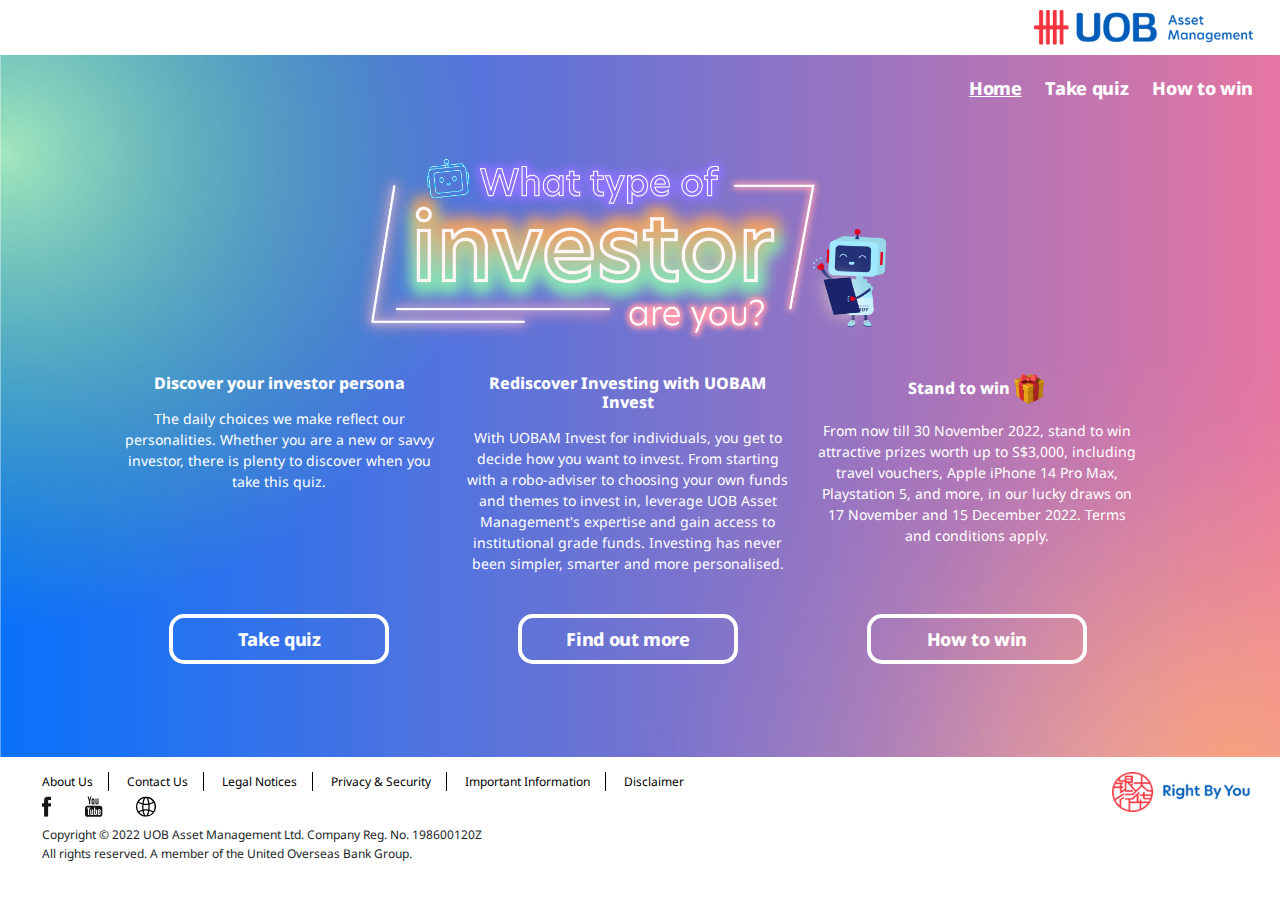
<file: index.html>
<!doctype html>
<html lang="en">
  <head>
    <meta charset="utf-8">
    <meta name="viewport" content="width=device-width, initial-scale=1">
    <meta name="author" content="">

    <link rel="apple-touch-icon" sizes="180x180" href="favicons/apple-touch-icon.png">
    <link rel="icon" type="image/png" sizes="32x32" href="favicons/favicon-32x32.png">
    <link rel="icon" type="image/png" sizes="16x16" href="favicons/favicon-16x16.png">
    <link rel="manifest" href="favicons/site.webmanifest">
    <link rel="mask-icon" href="favicons/safari-pinned-tab.svg" color="#5bbad5">    
            
    <title>UOBAM - What type of investor are you?</title>
    <meta property="og:title" content="Take this quiz and learn more your investor persona with UOBAM Invest today." />
    <meta property="og:description" content="The choices we make in our daily lives can tell us a lot about our investor persona. Whether you are a new or savvy investor, there is plenty to discover when you take this UOBAM Invest quiz." />
    <meta property="og:image" content="https://www.uobam.com.sg/rediscoverinvesting/images/social_banner.png" />
    <meta property="og:url" content="https://www.uobam.com.sg/rediscoverinvesting/index.html" />
    <meta name="description" content="The choices we make in our daily lives can tell us a lot about our investor persona. Whether you are a new or savvy investor, there is plenty to discover when you take this UOBAM Invest quiz." />

   
    <!--[+] CSS FILES -->
    
    <!-- Bootstrap core CSS -->
    <link href="css/bootstrap-5.1.3/bootstrap.min.css" rel="stylesheet">
   
    <!-- Custom styles for this template -->
    <link href="css/fonts.css" rel="stylesheet">
    <link href="css/global.css" rel="stylesheet">


    <!--[-] CSS FILES -->

    
    <script src="//assets.adobedtm.com/4f0de1c2a678946ab5959eeb23f3c13fd6552995/satelliteLib-9e51cc1bf365b7e5714192a400809a2b8dc9ca9b.js"></script>
 
    <!-- Google Tag Manager -->
    <script>(function(w,d,s,l,i){w[l]=w[l]||[];w[l].push({'gtm.start':new Date().getTime(),event:'gtm.js'});var f=d.getElementsByTagName(s)[0],j=d.createElement(s),dl=l!='dataLayer'?'&l='+l:'';j.async=true;j.src='https://www.googletagmanager.com/gtm.js?id='+i+dl;f.parentNode.insertBefore(j,f);})(window,document,'script','dataLayer','GTM-NMGPBKB');</script>
    <!-- End Google Tag Manager -->

  </head>
  <body>
    <!-- Google Tag Manager (noscript) -->
    <noscript><iframe src="https://www.googletagmanager.com/ns.html?id=GTM-NMGPBKB" height="0" width="0" style="display:none;visibility:hidden"></iframe></noscript>
    <!-- End Google Tag Manager (noscript) -->

    <div class="container-fluid">
      <header class="">
        <!-- <a href="index.html" class="d-flex align-items-center mb-3 mb-md-0 me-md-auto text-dark text-decoration-none uob-logo">
          <img src="images/uob-logo.png">
        </a> -->

        <div class="d-flex flex-column align-items-end text-end mb-md-0 logo-wrapper">
          <a href="index.html"><img src="images/uob-logo.png" class="uob-logo"></a>
        </div>

        <div class="mob-nav">
          <div id="close" class="trigger-nav">+</div>
        </div>
        
        <div class="mob-nav-wrapper">
            <div class="mob-nav-item">
              <a href="index.html" class="item-trigger">Home</a>
            </div>            
            <div class="mob-nav-item">
              <a href="questions.html" class="item-trigger">Take quiz</a>
            </div>
            <div class="mob-nav-item">
              <a href="how-to-win.html" class="item-trigger">How to win</a>
            </div>
            
            <div class="divider"></div>
            <div class="mob-nav-item">
              <a class="item-trigger" href="https://www.uobam.com.sg/about-us/index.page" target="_blank">About Us</a>
            </div>
            <div class="mob-nav-item">
              <a class="item-trigger" href="https://forms.uob.com.sg/eservices/uobam/contact-us.html" target="_blank">Contact Us</a>
            </div>
            <div class="mob-nav-item">
              <a href="https://www.uobgroup.com/uobgroup/important/index.page?TRILIBIS_EMULATOR_UA=Mozilla%2F5.0+%28Windows+NT+6.1%3B+WOW64%3B+rv%3A26.0%29+Gecko%2F20100101+Firefox%2F26.0-2" target="_blank" class="item-trigger">Legal Notices</a>
              <!-- <div class="item-content">
                <button class="btn-default">Read</button>                  
              </div>                 -->
            </div>
            <div class="mob-nav-item">
              <a href="https://www.uobgroup.com/uobgroup/privacy/index.page?TRILIBIS_EMULATOR_UA=Mozilla%2F5.0+%28Windows+NT+6.1%3B+WOW64%3B+rv%3A26.0%29+Gecko%2F20100101+Firefox%2F26.0-2" target="_blank" class="item-trigger">Privacy Policy</a>
              <!-- <div class="item-content">
                <button class="btn-default">Read</button>                  
              </div>                 -->
            </div>
            <div class="mob-nav-item">
              <a href="https://www.uobgroup.com/uobgroup/important/index.page?TRILIBIS_EMULATOR_UA=Mozilla%2F5.0+%28Windows+NT+6.1%3B+WOW64%3B+rv%3A26.0%29+Gecko%2F20100101+Firefox%2F26.0-2" target="_blank" class="item-trigger">Important Information</a>
            </div>
            <div class="mob-nav-item">
              <a href="https://www.uobam.com.sg/disclaimer" target="_blank" class="item-trigger">Disclaimer</a>
              <!-- <div class="item-content">
                <button class="btn-default">Read</button>                  
              </div>                 -->
            </div>
            
            <!-- <div class="mob-nav-item">
              <a href="#" class="item-trigger">Join Our Mailing List</a>
            </div>   -->
            <div class="mob-nav-item">
              <a href="#" class="item-trigger">UOBAM Invest</a>
              <div class="item-content">
                <div class="row mt-3">
                  <div class="col-3 d-flex">
                    <img src="images/uob-icon.png" class="img-fluid" />
                  </div>
                  <div class="col-9 text-start">
                    <div class="row">
                      <div class="col-12 text-white d-flex justify-content-start ps-0">Download UOBAM Invest now</div>
                      <div class="col-6 d-flex justify-content-start ps-0">
                        <a href="https://apps.apple.com/sg/app/UOBAM-Invest-Singapore/id1499037221"><img src="images/donwload-app-store.png" class="img-fluid" /></a>
                      </div>
                      <div class="col-6 d-flex justify-content-start ps-0">
                        <a href="https://play.google.com/store/apps/details?id=com.uobam.uobaminvest"><img src="images/donwload-google-play.png" class="img-fluid" /></a>
                      </div>
                    </div>
                  </div>
                </div>                
              </div>                
            </div>
            <div style="width: 100%; position: absolute; bottom: 0px;">
              <ul class="social-icon-wrapper">
                <li><a href="https://www.facebook.com/uobam" target="_blank"><svg width="10" height="21" viewBox="0 0 10 21" fill="none" xmlns="http://www.w3.org/2000/svg"><g clip-path="url(#clip0_302_1994)"><path d="M2.09 20.8619H6.11999V10.6081H8.92998L9.22998 7.16985H6.11999V5.21674C6.11999 4.40295 6.27999 4.08761 7.04999 4.08761H9.22998V0.51709H6.43999C3.44999 0.51709 2.09 1.85985 2.09 4.43347V7.16985H0V10.6488H2.09V20.8619Z" fill="#ffffff"/></g><defs><clipPath id="clip0_302_1994"><rect width="9.22998" height="20.3448" fill="white" transform="translate(0 0.51709)"/></clipPath></defs></svg></a></li>
                <li><a href="https://www.youtube.com/playlist?list=PLUc9eMJO6adONVGitaO003aOjjoYNJJf5" target="_blank"><svg width="18" height="21" viewBox="0 0 18 21" fill="none" xmlns="http://www.w3.org/2000/svg"><path d="M14.9 9.67236H2.42999C1.09 9.67236 0 10.7812 0 12.1443V18.38C0 19.7431 1.09 20.8518 2.42999 20.8518H14.9C16.24 20.8518 17.33 19.7431 17.33 18.38V12.1443C17.33 10.7812 16.24 9.67236 14.9 9.67236V9.67236ZM4.08999 19.0005H2.95999V12.6122H1.78V11.5237H5.25999V12.6122H4.08999V19.0005ZM8.12998 19.0005H7.11998V18.3901C6.92998 18.6139 6.73998 18.7868 6.53998 18.8987C5.99998 19.2141 5.24999 19.2039 5.24999 18.085V13.4768H6.25998V17.7086C6.25998 17.9324 6.30998 18.085 6.52998 18.085C6.72998 18.085 6.99998 17.8306 7.11998 17.6679V13.4768H8.12998V18.9903V19.0005ZM12.01 17.8612C12.01 18.5427 11.76 19.0717 11.09 19.0717C10.72 19.0717 10.41 18.9394 10.13 18.5834V19.0106H9.10998V11.5339H10.13V13.9448C10.36 13.66 10.67 13.426 11.03 13.426C11.77 13.426 12.01 14.0567 12.01 14.8094V17.8713V17.8612ZM15.74 16.376H13.81V17.4136C13.81 17.8306 13.84 18.1867 14.25 18.1867C14.66 18.1867 14.7 17.8917 14.7 17.4136V17.027H15.74V17.4441C15.74 18.502 15.29 19.1531 14.23 19.1531C13.27 19.1531 12.78 18.441 12.78 17.4441V14.9722C12.78 14.016 13.4 13.3446 14.31 13.3446C15.28 13.3446 15.74 13.9651 15.74 14.9722V16.376Z" fill="#ffffff"/><path d="M11.1999 8.45144C11.5199 8.45144 11.9599 8.2785 12.4199 7.72919V8.37006H13.4799V2.58195H12.4199V6.97643C12.2899 7.13919 11.9999 7.41385 11.7999 7.41385C11.5699 7.41385 11.5199 7.26126 11.5199 7.0273V2.57178H10.46V7.41385C10.46 7.9835 10.63 8.45144 11.1999 8.45144V8.45144Z" fill="#ffffff"/><path d="M6.48999 6.92573C6.48999 7.94297 7.02 8.48211 8.04002 8.48211C8.89004 8.48211 9.56006 7.90229 9.56006 6.92573V4.08763C9.56006 3.18228 8.90004 2.53125 8.04002 2.53125C7.11 2.53125 6.48999 3.16194 6.48999 4.08763V6.92573V6.92573ZM7.58001 4.17918C7.58001 3.86384 7.72002 3.62987 8.02002 3.62987C8.34003 3.62987 8.48003 3.85366 8.48003 4.17918V6.87487C8.48003 7.19022 8.32003 7.42418 8.04002 7.42418C7.76002 7.42418 7.58001 7.18004 7.58001 6.87487V4.17918V4.17918Z" fill="#ffffff"/><path d="M3.96004 8.3702H5.15004V5.18623L6.54004 0.51709H5.33004L4.57004 3.65019L3.74004 0.51709H2.54004L3.96004 5.18623V8.3702Z" fill="#ffffff"/><path d="M14.26 14.311C13.89 14.311 13.8101 14.5755 13.8101 14.9621V15.5216H14.7V14.9621C14.7 14.5857 14.62 14.311 14.26 14.311V14.311Z" fill="#ffffff"/><path d="M10.3399 14.3516C10.2699 14.3923 10.1999 14.4432 10.1299 14.5245V17.9628C10.2099 18.0544 10.2899 18.1154 10.3699 18.1561C10.5299 18.2375 10.7699 18.2476 10.8799 18.0951C10.9398 18.0137 10.9698 17.8916 10.9698 17.7187V14.8704C10.9698 14.6873 10.9298 14.5449 10.8599 14.4432C10.7399 14.2804 10.5099 14.2601 10.3299 14.3516H10.3399Z" fill="#ffffff"/></svg></a></li>
                <li><a href="https://www.uobam.com.sg/index.page" target="_blank"><svg width="20" height="21" viewBox="0 0 20 21" fill="none" xmlns="http://www.w3.org/2000/svg"><g clip-path="url(#clip0_302_1965)"><path d="M18.0892 16.5019C19.1505 15.031 19.7966 13.2982 19.9589 11.4846C20.1238 9.67106 19.7966 7.84635 19.0185 6.20829C18.2377 4.56745 17.0334 3.17175 15.5321 2.17164C14.0309 1.17154 12.2877 0.603228 10.4923 0.525226C8.69683 0.450008 6.91514 0.867881 5.33692 1.73706C3.75869 2.60623 2.44167 3.89328 1.52883 5.46169C1.51509 5.47841 1.49584 5.48955 1.48484 5.50627C1.47109 5.53691 1.45735 5.56755 1.44635 5.5982C0.451022 7.25297 -0.0521398 9.16405 0.00285055 11.1002C0.0578409 13.0363 0.668234 14.914 1.75704 16.5047V16.527C1.75704 16.527 1.78179 16.5492 1.79279 16.566C3.00807 18.335 4.75402 19.661 6.77217 20.3435C8.79031 21.0288 10.9707 21.0344 12.9916 20.3658C15.0125 19.6944 16.7694 18.3823 17.9957 16.6217C18.0232 16.5938 18.0479 16.5632 18.0699 16.5325C18.0699 16.5325 18.0809 16.5158 18.0864 16.5075L18.0892 16.5019ZM17.3441 15.3346C16.137 14.6298 14.8365 14.0977 13.4837 13.7606C13.5882 12.7772 13.6405 11.7911 13.6432 10.8021C13.6432 10.0165 13.6075 9.22812 13.5442 8.45645C14.9767 8.0915 16.3487 7.51205 17.6135 6.7376C18.3036 8.06922 18.6446 9.56242 18.5978 11.0668C18.5511 12.5711 18.1222 14.0392 17.3496 15.3263L17.3441 15.3346V15.3346ZM9.92312 19.5997C9.178 19.5997 8.21841 17.7917 7.73725 14.7552C9.18349 14.51 10.66 14.51 12.1062 14.7552C11.6278 17.7917 10.6682 19.5997 9.92312 19.5997ZM9.92312 13.3149C9.13675 13.3149 8.35314 13.3818 7.57503 13.5071C7.48429 12.6073 7.4403 11.7047 7.4403 10.7993C7.4403 10.0666 7.47054 9.37298 7.52004 8.71274C8.31465 8.84368 9.11751 8.91332 9.92037 8.91332C10.726 8.91332 11.5288 8.84368 12.3207 8.71274C12.3702 9.37019 12.4004 10.0639 12.4004 10.8021C12.4004 11.7075 12.3564 12.6101 12.2657 13.5099C11.4903 13.3818 10.704 13.3177 9.91762 13.3149H9.92312ZM9.92312 2.00449C10.704 2.00449 11.757 4.05486 12.1942 7.46191C11.4436 7.59284 10.6847 7.65692 9.92312 7.6597C9.1615 7.6597 8.40263 7.59006 7.65201 7.46191C8.09194 4.05764 9.14225 2.00449 9.92312 2.00449ZM16.9619 5.67063C15.8566 6.34758 14.6633 6.86017 13.415 7.19447C13.1538 5.21097 12.6699 3.44755 11.977 2.26358C13.9869 2.76224 15.7548 3.97128 16.9619 5.67063V5.67063ZM7.86648 2.26079C7.17085 3.44198 6.68693 5.2054 6.42848 7.1889C5.18019 6.8546 3.9869 6.34201 2.8816 5.66506C4.09139 3.96292 5.85933 2.75667 7.86648 2.26079V2.26079ZM2.23271 6.74038C3.49749 7.51763 4.86675 8.09708 6.302 8.45923C6.23876 9.22812 6.20302 10.0137 6.20302 10.8049C6.20302 11.7939 6.25526 12.7828 6.35699 13.7662C5.00423 14.1005 3.7037 14.627 2.49666 15.3291C1.72405 14.042 1.29512 12.5739 1.24838 11.0695C1.20164 9.5652 1.54258 8.072 2.23271 6.74038V6.74038ZM3.20879 16.371C4.25086 15.772 5.36441 15.3179 6.52196 15.017C6.79691 16.7526 7.24508 18.2848 7.86922 19.3434C6.03804 18.8921 4.40208 17.8502 3.20604 16.3737L3.20879 16.371ZM11.977 19.349C12.5984 18.2876 13.0521 16.761 13.3243 15.0226C14.4818 15.3235 15.5981 15.7804 16.6374 16.3765C15.4441 17.853 13.8082 18.8949 11.977 19.3462V19.349Z" fill="#ffffff"/></g><defs><clipPath id="clip0_302_1965"><rect width="20" height="20.3448" fill="white" transform="translate(0 0.51709)"/></clipPath></defs></svg></a></li>
              </ul>   
              <div style="background-color: #ffffff; padding: 15px;">
                <img src="images/right-by-you.png" height="45">
              </div>
            </div>
        </div>
      </header>
    </div>

    <main>
      <div class="container-fluid">
        <div class="d-none d-lg-block">
          <div class="d-flex align-items-end flex-column">
            <ul class="nav-menu">
              <li><a href="index.html" class="active">Home</a></li>
              <li><a href="questions.html">Take quiz</a></li>
              <li><a href="how-to-win.html">How to win</a></li>
            </ul>            
          </div>
        </div>
        <div class="main-wrapper d-flex align-items-center">
          <div class="row d-flex justify-content-center w-100 mob-margin-center">
            <div class="col-12 col-lg-10 masthead-wrapper text-center">
              
              <picture>
                  <source media="(max-width: 650px)" srcset="images/masthead-mob.png">
                  <img src="images/masthead.png" class="masthead-responsive" />
              </picture>                  
            
              <div class="content-wrapper">
                <div class="content">
                  <div class="row">
                    <div class="col col-lg-4  mb-4">
                      <h5>Discover your investor persona</h5>
                      <p>The daily choices we make reflect our personalities. Whether you are a new or savvy investor, there is plenty to discover when you take this quiz.</p>
                      <div class=" d-block d-lg-none">
                        <a href="questions.html" class="btn-default btn-start">Take quiz</a>                        
                      </div>
                    </div>
                    <div class="col col-lg-4  mb-4">
                      <h5>Rediscover Investing with UOBAM Invest</h5>
                      <p>With UOBAM Invest for individuals, you get to decide how you want to invest. From starting with a robo-adviser to choosing your own funds and themes  to invest in, leverage UOB Asset Management's expertise and gain access to institutional grade funds. Investing has never been simpler, smarter and more personalised.</p>
                      <div class=" d-block d-lg-none">
                        <a href="https://www.uobam.com.sg/uobaminvest/individual/index.html" class="btn-default btn-start" target="_blank">Find out more</a>
                      </div>
                    </div>
                    <div class="col col-lg-4  mb-4">
                      <h5>Stand to win <img src="images/icon-gift.png" class="img-fluid" /></h5>
                      <p>From now till 30 November 2022, stand to win attractive prizes worth up to S$3,000, including travel vouchers, Apple iPhone 14 Pro Max, Playstation 5, and more, in our lucky draws on  17 November and  15 December 2022. Terms and conditions apply.</p>
                      <div class=" d-block d-lg-none">
                        <a href="how-to-win.html" class="btn-default btn-start">How to win</a>
                      </div>
                    </div>                                            
                  </div>
                  <div class="d-none d-lg-block">
                    <div class="row">
                      <div class="col col-lg-4 mb-4">
                        <a href="questions.html" class="btn-default btn-start">Take quiz</a>                        
                      </div>
                      <div class="col col-lg-4 mb-4">
                        <a href="https://www.uobam.com.sg/uobaminvest/individual/index.html" class="btn-default btn-start" target="_blank">Find out more</a>
                      </div>
                      <div class="col col-lg-4 mb-4">
                        <a href="how-to-win.html" class="btn-default btn-start">How to win</a>
                      </div>                                            
                    </div>     
                  </div>               
                </div>
              </div>

            </div>
          </div>
        </div>

      </div>
    </main>

    <div class="container-fluid">    
      <footer class="d-none d-lg-block">
          <div class="row">
            <div class="col-12 col-lg-10">
              <ul>
                <li><a href="https://www.uobam.com.sg/about-us/index.page" target="_blank">About Us</a></li>
                <li><a href="https://forms.uob.com.sg/eservices/uobam/contact-us.html" target="_blank">Contact Us</a></li>
                <li><a href="https://www.uobgroup.com/uobgroup/important/index.page?TRILIBIS_EMULATOR_UA=Mozilla%2F5.0+%28Windows+NT+6.1%3B+WOW64%3B+rv%3A26.0%29+Gecko%2F20100101+Firefox%2F26.0-2" target="_blank">Legal Notices</a></li>
                <li><a href="https://www.uobgroup.com/uobgroup/privacy/index.page?TRILIBIS_EMULATOR_UA=Mozilla%2F5.0+%28Windows+NT+6.1%3B+WOW64%3B+rv%3A26.0%29+Gecko%2F20100101+Firefox%2F26.0-2" target="_blank">Privacy & Security</a></li>
                <li><a href="https://www.uobgroup.com/uobgroup/important/index.page?TRILIBIS_EMULATOR_UA=Mozilla%2F5.0+%28Windows+NT+6.1%3B+WOW64%3B+rv%3A26.0%29+Gecko%2F20100101+Firefox%2F26.0-2" target="_blank">Important Information</a></li>
                <li><a href="https://www.uobam.com.sg/disclaimer" target="_blank">Disclaimer</a></li>
              </ul>
              <ul class="social-icon-wrapper mb-2">
                <li><a href="https://www.facebook.com/uobam" target="_blank"><img src="images/icons/icon-facebook.svg" /></a></li>
                <li><a href="https://www.youtube.com/playlist?list=PLUc9eMJO6adONVGitaO003aOjjoYNJJf5" target="_blank"><img src="images/icons/icon-youtube.svg" /></a></li>
                <li><a href="https://www.uobam.com.sg/index.page" target="_blank"><img src="images/icons/icon-web.svg" /></a></li>
              </ul>            
              <p>Copyright © 2022 UOB Asset Management Ltd. Company Reg. No. 198600120Z</p>
              <p>All rights reserved. A member of the United Overseas Bank Group.</p>            
            </div>
            <div class="col-12 col-lg-2 text-end right-desktop-spacer">
              <div class="text-end mb-2 right-desktop-spacer">
                <img src="images/right-by-you.png" class="right-by-you">
              </div>

            </div>          
          </div>
      </footer>
    </div>



  <!--[+] JS FILES -->
    <script src="https://code.jquery.com/jquery-3.6.0.js" integrity="sha256-H+K7U5CnXl1h5ywQfKtSj8PCmoN9aaq30gDh27Xc0jk=" crossorigin="anonymous"></script>
    <script src="js/bootstrap-5.1.3/bootstrap.bundle.min.js"></script>

    <script src="js/global.js"></script>   
        <script type="text/javascript">_satellite.pageBottom();</script>
  <!--[-] JS FILES -->
  </body>
</html>
</file>
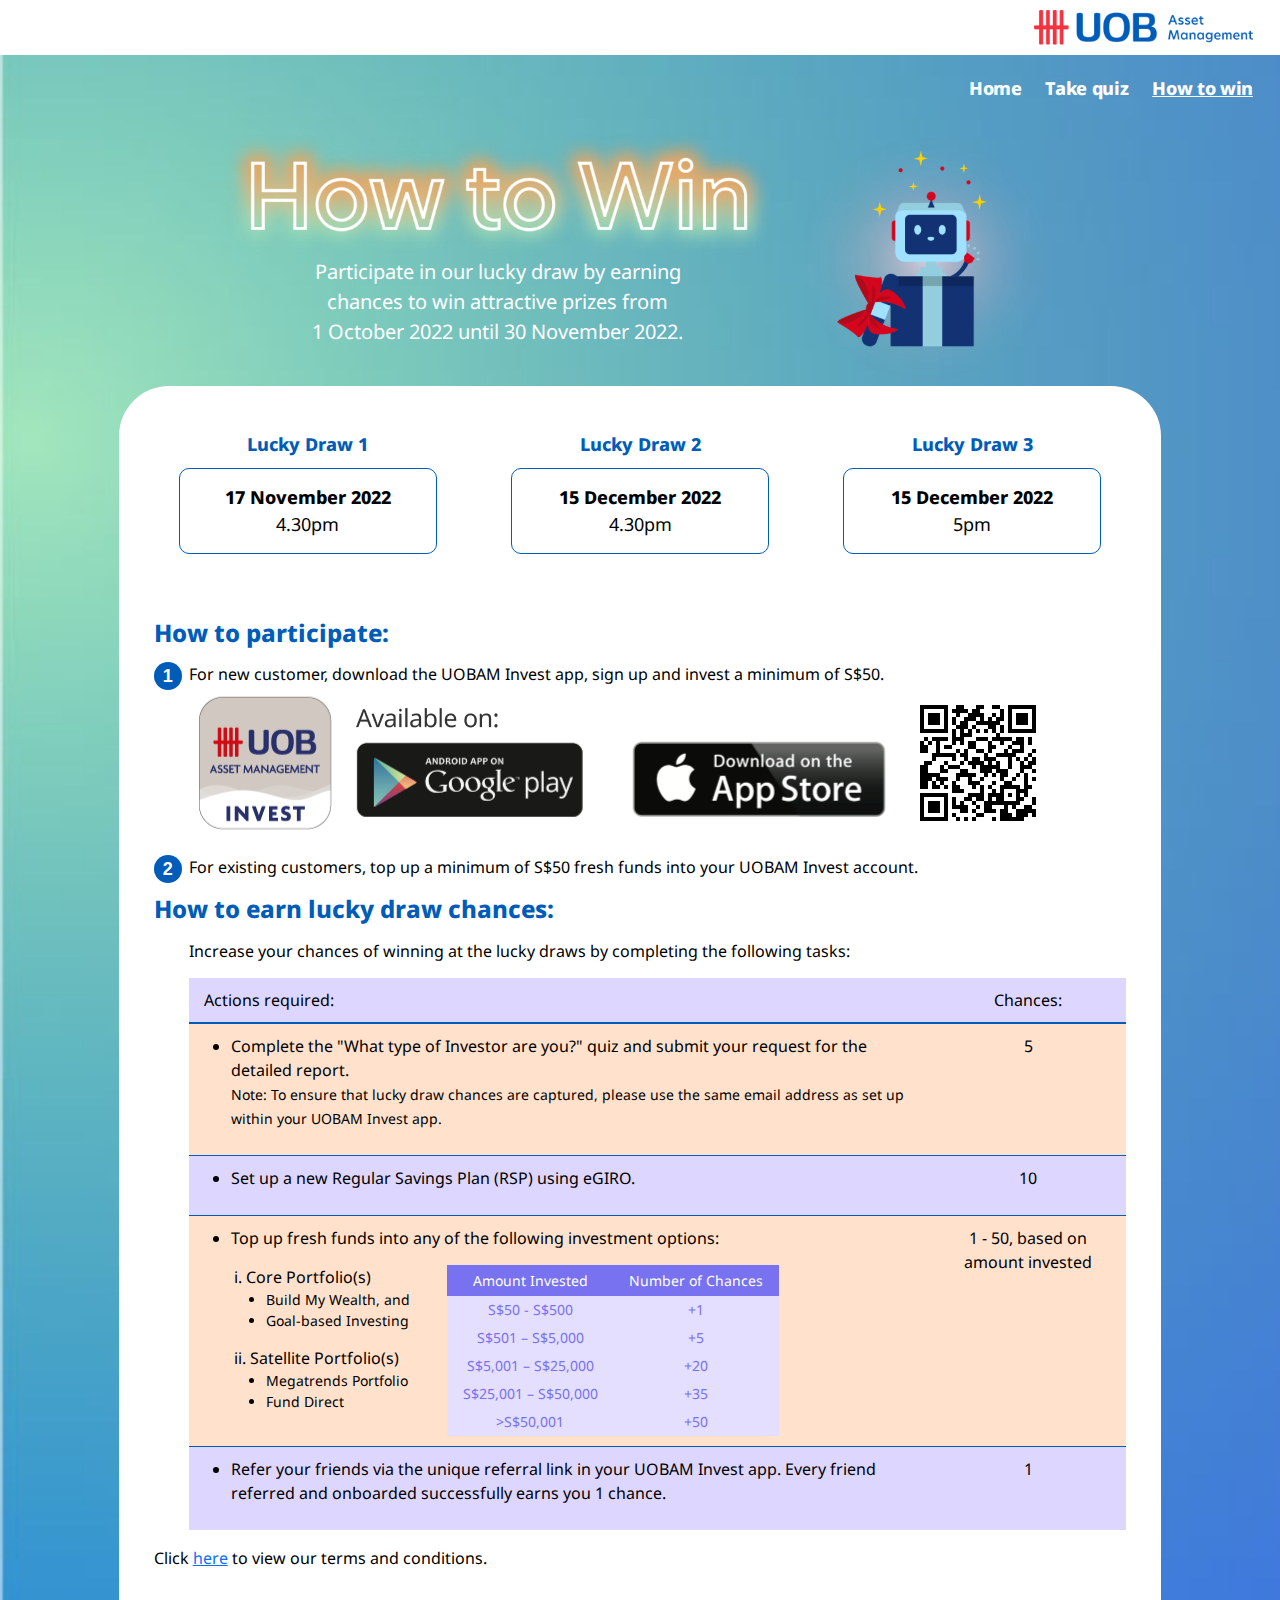
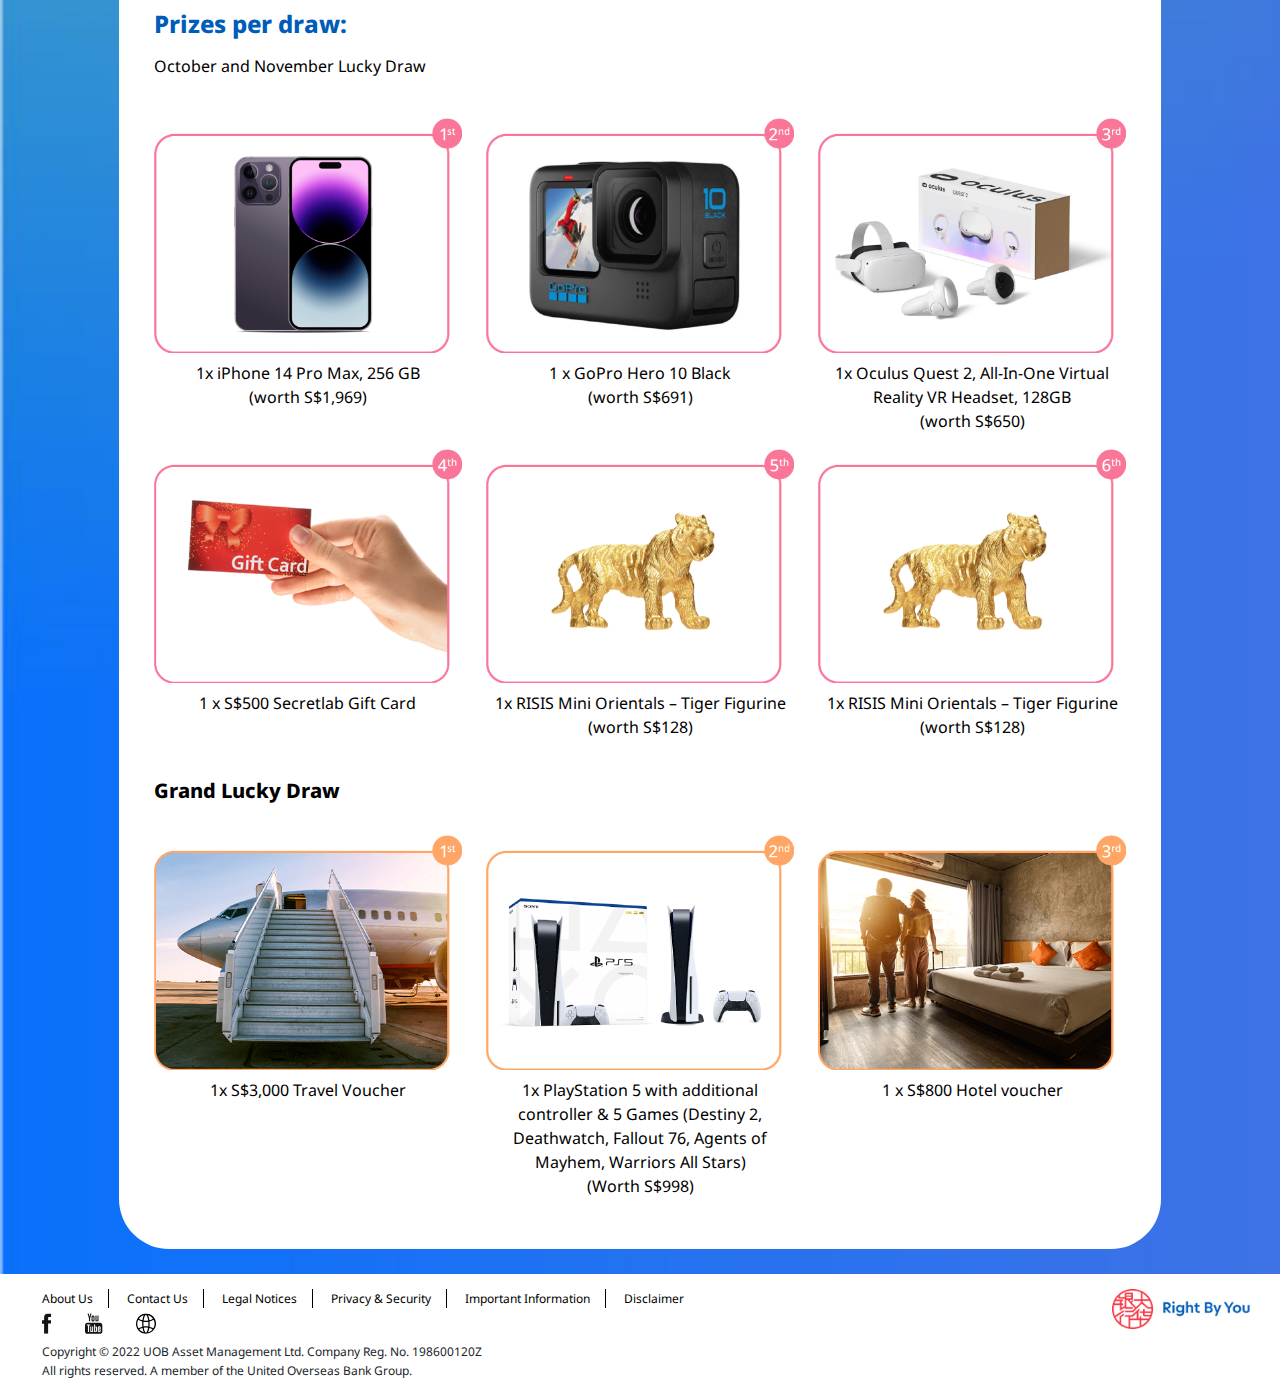
<file: how-to-win.html>
<!doctype html>
<html lang="en">
  <head>
    <meta charset="utf-8">
    <meta name="viewport" content="width=device-width, initial-scale=1">
    <meta name="author" content="">

    <link rel="apple-touch-icon" sizes="180x180" href="favicons/apple-touch-icon.png">
    <link rel="icon" type="image/png" sizes="32x32" href="favicons/favicon-32x32.png">
    <link rel="icon" type="image/png" sizes="16x16" href="favicons/favicon-16x16.png">
    <link rel="manifest" href="favicons/site.webmanifest">
    <link rel="mask-icon" href="favicons/safari-pinned-tab.svg" color="#5bbad5">    
            
    
    <title>UOBAM - What type of investor are you?</title>
    <meta property="og:title" content="Take this quiz and learn more your investor persona with UOBAM Invest today." />
    <meta property="og:description" content="The choices we make in our daily lives can tell us a lot about our investor persona. Whether you are a new or savvy investor, there is plenty to discover when you take this UOBAM Invest quiz." />
    <meta property="og:image" content="https://www.uobam.com.sg/rediscoverinvesting/images/social_banner.png" />
    <meta property="og:url" content="https://www.uobam.com.sg/rediscoverinvesting/index.html" />
    <meta name="description" content="The choices we make in our daily lives can tell us a lot about our investor persona. Whether you are a new or savvy investor, there is plenty to discover when you take this UOBAM Invest quiz." />

    
    <!--[+] CSS FILES -->
    
    <!-- Bootstrap core CSS -->
    <link href="css/bootstrap-5.1.3/bootstrap.min.css" rel="stylesheet">
   
    <!-- Custom styles for this template -->
    <link href="css/fonts.css" rel="stylesheet">
    <link href="css/global.css" rel="stylesheet">


    <!--[-] CSS FILES -->

    <link rel="preload" as="fetch" href="json/questions.json">

    
    <script src="//assets.adobedtm.com/4f0de1c2a678946ab5959eeb23f3c13fd6552995/satelliteLib-9e51cc1bf365b7e5714192a400809a2b8dc9ca9b.js"></script>
 
    <!-- Google Tag Manager -->
    <script>(function(w,d,s,l,i){w[l]=w[l]||[];w[l].push({'gtm.start':new Date().getTime(),event:'gtm.js'});var f=d.getElementsByTagName(s)[0],j=d.createElement(s),dl=l!='dataLayer'?'&l='+l:'';j.async=true;j.src='https://www.googletagmanager.com/gtm.js?id='+i+dl;f.parentNode.insertBefore(j,f);})(window,document,'script','dataLayer','GTM-NMGPBKB');</script>
    <!-- End Google Tag Manager -->

  </head>
  <body>
    <!-- Google Tag Manager (noscript) -->
    <noscript><iframe src="https://www.googletagmanager.com/ns.html?id=GTM-NMGPBKB" height="0" width="0" style="display:none;visibility:hidden"></iframe></noscript>
    <!-- End Google Tag Manager (noscript) -->
    

    <div class="container-fluid">
      <header class="">
        <!-- <a href="index.html" class="d-flex align-items-center mb-3 mb-md-0 me-md-auto text-dark text-decoration-none uob-logo">
          <img src="images/uob-logo.png">
        </a> -->

        <div class="d-flex flex-column align-items-end text-end mb-md-0 logo-wrapper">
          <a href="index.html"><img src="images/uob-logo.png" class="uob-logo"></a>
        </div>

        <div class="mob-nav">
          <div id="close" class="trigger-nav">+</div>
        </div>
        
        
        <div class="mob-nav-wrapper">
            <div class="mob-nav-item">
              <a href="index.html" class="item-trigger">Home</a>
            </div>            
            <div class="mob-nav-item">
              <a href="questions.html" class="item-trigger">Take quiz</a>
            </div>
            <div class="mob-nav-item">
              <a href="how-to-win.html" class="item-trigger">How to win</a>
            </div>
            
            <div class="divider"></div>
            <div class="mob-nav-item">
              <a class="item-trigger" href="https://www.uobam.com.sg/about-us/index.page" target="_blank">About Us</a>
            </div>
            <div class="mob-nav-item">
              <a class="item-trigger" href="https://forms.uob.com.sg/eservices/uobam/contact-us.html" target="_blank">Contact Us</a>
            </div>
            <div class="mob-nav-item">
              <a href="https://www.uobgroup.com/uobgroup/important/index.page?TRILIBIS_EMULATOR_UA=Mozilla%2F5.0+%28Windows+NT+6.1%3B+WOW64%3B+rv%3A26.0%29+Gecko%2F20100101+Firefox%2F26.0-2" target="_blank" class="item-trigger">Legal Notices</a>
              <!-- <div class="item-content">
                <button class="btn-default">Read</button>                  
              </div>                 -->
            </div>
            <div class="mob-nav-item">
              <a href="https://www.uobgroup.com/uobgroup/privacy/index.page?TRILIBIS_EMULATOR_UA=Mozilla%2F5.0+%28Windows+NT+6.1%3B+WOW64%3B+rv%3A26.0%29+Gecko%2F20100101+Firefox%2F26.0-2" target="_blank" class="item-trigger">Privacy Policy</a>
              <!-- <div class="item-content">
                <button class="btn-default">Read</button>                  
              </div>                 -->
            </div>
            <div class="mob-nav-item">
              <a href="https://www.uobgroup.com/uobgroup/important/index.page?TRILIBIS_EMULATOR_UA=Mozilla%2F5.0+%28Windows+NT+6.1%3B+WOW64%3B+rv%3A26.0%29+Gecko%2F20100101+Firefox%2F26.0-2" target="_blank" class="item-trigger">Important Information</a>
            </div>
            <div class="mob-nav-item">
              <a href="https://www.uobam.com.sg/disclaimer" target="_blank" class="item-trigger">Disclaimer</a>
              <!-- <div class="item-content">
                <button class="btn-default">Read</button>                  
              </div>                 -->
            </div>
            
            <!-- <div class="mob-nav-item">
              <a href="#" class="item-trigger">Join Our Mailing List</a>
            </div>   -->
            <div class="mob-nav-item">
              <a href="#" class="item-trigger">UOBAM Invest</a>
              <div class="item-content">
                <div class="row mt-3">
                  <div class="col-3 d-flex">
                    <img src="images/uob-icon.png" class="img-fluid" />
                  </div>
                  <div class="col-9 text-start">
                    <div class="row">
                      <div class="col-12 text-white d-flex justify-content-start ps-0">Download UOBAM Invest now</div>
                      <div class="col-6 d-flex justify-content-start ps-0">
                        <a href="https://apps.apple.com/sg/app/UOBAM-Invest-Singapore/id1499037221"><img src="images/donwload-app-store.png" class="img-fluid" /></a>
                      </div>
                      <div class="col-6 d-flex justify-content-start ps-0">
                        <a href="https://play.google.com/store/apps/details?id=com.uobam.uobaminvest"><img src="images/donwload-google-play.png" class="img-fluid" /></a>
                      </div>
                    </div>
                  </div>
                </div>                
              </div>                
            </div>
            <div style="width: 100%; position: absolute; bottom: 0px;">
              <ul class="social-icon-wrapper">
                <li><a href="https://www.facebook.com/uobam" target="_blank"><svg width="10" height="21" viewBox="0 0 10 21" fill="none" xmlns="http://www.w3.org/2000/svg"><g clip-path="url(#clip0_302_1994)"><path d="M2.09 20.8619H6.11999V10.6081H8.92998L9.22998 7.16985H6.11999V5.21674C6.11999 4.40295 6.27999 4.08761 7.04999 4.08761H9.22998V0.51709H6.43999C3.44999 0.51709 2.09 1.85985 2.09 4.43347V7.16985H0V10.6488H2.09V20.8619Z" fill="#ffffff"/></g><defs><clipPath id="clip0_302_1994"><rect width="9.22998" height="20.3448" fill="white" transform="translate(0 0.51709)"/></clipPath></defs></svg></a></li>
                <li><a href="https://www.youtube.com/playlist?list=PLUc9eMJO6adONVGitaO003aOjjoYNJJf5" target="_blank"><svg width="18" height="21" viewBox="0 0 18 21" fill="none" xmlns="http://www.w3.org/2000/svg"><path d="M14.9 9.67236H2.42999C1.09 9.67236 0 10.7812 0 12.1443V18.38C0 19.7431 1.09 20.8518 2.42999 20.8518H14.9C16.24 20.8518 17.33 19.7431 17.33 18.38V12.1443C17.33 10.7812 16.24 9.67236 14.9 9.67236V9.67236ZM4.08999 19.0005H2.95999V12.6122H1.78V11.5237H5.25999V12.6122H4.08999V19.0005ZM8.12998 19.0005H7.11998V18.3901C6.92998 18.6139 6.73998 18.7868 6.53998 18.8987C5.99998 19.2141 5.24999 19.2039 5.24999 18.085V13.4768H6.25998V17.7086C6.25998 17.9324 6.30998 18.085 6.52998 18.085C6.72998 18.085 6.99998 17.8306 7.11998 17.6679V13.4768H8.12998V18.9903V19.0005ZM12.01 17.8612C12.01 18.5427 11.76 19.0717 11.09 19.0717C10.72 19.0717 10.41 18.9394 10.13 18.5834V19.0106H9.10998V11.5339H10.13V13.9448C10.36 13.66 10.67 13.426 11.03 13.426C11.77 13.426 12.01 14.0567 12.01 14.8094V17.8713V17.8612ZM15.74 16.376H13.81V17.4136C13.81 17.8306 13.84 18.1867 14.25 18.1867C14.66 18.1867 14.7 17.8917 14.7 17.4136V17.027H15.74V17.4441C15.74 18.502 15.29 19.1531 14.23 19.1531C13.27 19.1531 12.78 18.441 12.78 17.4441V14.9722C12.78 14.016 13.4 13.3446 14.31 13.3446C15.28 13.3446 15.74 13.9651 15.74 14.9722V16.376Z" fill="#ffffff"/><path d="M11.1999 8.45144C11.5199 8.45144 11.9599 8.2785 12.4199 7.72919V8.37006H13.4799V2.58195H12.4199V6.97643C12.2899 7.13919 11.9999 7.41385 11.7999 7.41385C11.5699 7.41385 11.5199 7.26126 11.5199 7.0273V2.57178H10.46V7.41385C10.46 7.9835 10.63 8.45144 11.1999 8.45144V8.45144Z" fill="#ffffff"/><path d="M6.48999 6.92573C6.48999 7.94297 7.02 8.48211 8.04002 8.48211C8.89004 8.48211 9.56006 7.90229 9.56006 6.92573V4.08763C9.56006 3.18228 8.90004 2.53125 8.04002 2.53125C7.11 2.53125 6.48999 3.16194 6.48999 4.08763V6.92573V6.92573ZM7.58001 4.17918C7.58001 3.86384 7.72002 3.62987 8.02002 3.62987C8.34003 3.62987 8.48003 3.85366 8.48003 4.17918V6.87487C8.48003 7.19022 8.32003 7.42418 8.04002 7.42418C7.76002 7.42418 7.58001 7.18004 7.58001 6.87487V4.17918V4.17918Z" fill="#ffffff"/><path d="M3.96004 8.3702H5.15004V5.18623L6.54004 0.51709H5.33004L4.57004 3.65019L3.74004 0.51709H2.54004L3.96004 5.18623V8.3702Z" fill="#ffffff"/><path d="M14.26 14.311C13.89 14.311 13.8101 14.5755 13.8101 14.9621V15.5216H14.7V14.9621C14.7 14.5857 14.62 14.311 14.26 14.311V14.311Z" fill="#ffffff"/><path d="M10.3399 14.3516C10.2699 14.3923 10.1999 14.4432 10.1299 14.5245V17.9628C10.2099 18.0544 10.2899 18.1154 10.3699 18.1561C10.5299 18.2375 10.7699 18.2476 10.8799 18.0951C10.9398 18.0137 10.9698 17.8916 10.9698 17.7187V14.8704C10.9698 14.6873 10.9298 14.5449 10.8599 14.4432C10.7399 14.2804 10.5099 14.2601 10.3299 14.3516H10.3399Z" fill="#ffffff"/></svg></a></li>
                <li><a href="https://www.uobam.com.sg/index.page" target="_blank"><svg width="20" height="21" viewBox="0 0 20 21" fill="none" xmlns="http://www.w3.org/2000/svg"><g clip-path="url(#clip0_302_1965)"><path d="M18.0892 16.5019C19.1505 15.031 19.7966 13.2982 19.9589 11.4846C20.1238 9.67106 19.7966 7.84635 19.0185 6.20829C18.2377 4.56745 17.0334 3.17175 15.5321 2.17164C14.0309 1.17154 12.2877 0.603228 10.4923 0.525226C8.69683 0.450008 6.91514 0.867881 5.33692 1.73706C3.75869 2.60623 2.44167 3.89328 1.52883 5.46169C1.51509 5.47841 1.49584 5.48955 1.48484 5.50627C1.47109 5.53691 1.45735 5.56755 1.44635 5.5982C0.451022 7.25297 -0.0521398 9.16405 0.00285055 11.1002C0.0578409 13.0363 0.668234 14.914 1.75704 16.5047V16.527C1.75704 16.527 1.78179 16.5492 1.79279 16.566C3.00807 18.335 4.75402 19.661 6.77217 20.3435C8.79031 21.0288 10.9707 21.0344 12.9916 20.3658C15.0125 19.6944 16.7694 18.3823 17.9957 16.6217C18.0232 16.5938 18.0479 16.5632 18.0699 16.5325C18.0699 16.5325 18.0809 16.5158 18.0864 16.5075L18.0892 16.5019ZM17.3441 15.3346C16.137 14.6298 14.8365 14.0977 13.4837 13.7606C13.5882 12.7772 13.6405 11.7911 13.6432 10.8021C13.6432 10.0165 13.6075 9.22812 13.5442 8.45645C14.9767 8.0915 16.3487 7.51205 17.6135 6.7376C18.3036 8.06922 18.6446 9.56242 18.5978 11.0668C18.5511 12.5711 18.1222 14.0392 17.3496 15.3263L17.3441 15.3346V15.3346ZM9.92312 19.5997C9.178 19.5997 8.21841 17.7917 7.73725 14.7552C9.18349 14.51 10.66 14.51 12.1062 14.7552C11.6278 17.7917 10.6682 19.5997 9.92312 19.5997ZM9.92312 13.3149C9.13675 13.3149 8.35314 13.3818 7.57503 13.5071C7.48429 12.6073 7.4403 11.7047 7.4403 10.7993C7.4403 10.0666 7.47054 9.37298 7.52004 8.71274C8.31465 8.84368 9.11751 8.91332 9.92037 8.91332C10.726 8.91332 11.5288 8.84368 12.3207 8.71274C12.3702 9.37019 12.4004 10.0639 12.4004 10.8021C12.4004 11.7075 12.3564 12.6101 12.2657 13.5099C11.4903 13.3818 10.704 13.3177 9.91762 13.3149H9.92312ZM9.92312 2.00449C10.704 2.00449 11.757 4.05486 12.1942 7.46191C11.4436 7.59284 10.6847 7.65692 9.92312 7.6597C9.1615 7.6597 8.40263 7.59006 7.65201 7.46191C8.09194 4.05764 9.14225 2.00449 9.92312 2.00449ZM16.9619 5.67063C15.8566 6.34758 14.6633 6.86017 13.415 7.19447C13.1538 5.21097 12.6699 3.44755 11.977 2.26358C13.9869 2.76224 15.7548 3.97128 16.9619 5.67063V5.67063ZM7.86648 2.26079C7.17085 3.44198 6.68693 5.2054 6.42848 7.1889C5.18019 6.8546 3.9869 6.34201 2.8816 5.66506C4.09139 3.96292 5.85933 2.75667 7.86648 2.26079V2.26079ZM2.23271 6.74038C3.49749 7.51763 4.86675 8.09708 6.302 8.45923C6.23876 9.22812 6.20302 10.0137 6.20302 10.8049C6.20302 11.7939 6.25526 12.7828 6.35699 13.7662C5.00423 14.1005 3.7037 14.627 2.49666 15.3291C1.72405 14.042 1.29512 12.5739 1.24838 11.0695C1.20164 9.5652 1.54258 8.072 2.23271 6.74038V6.74038ZM3.20879 16.371C4.25086 15.772 5.36441 15.3179 6.52196 15.017C6.79691 16.7526 7.24508 18.2848 7.86922 19.3434C6.03804 18.8921 4.40208 17.8502 3.20604 16.3737L3.20879 16.371ZM11.977 19.349C12.5984 18.2876 13.0521 16.761 13.3243 15.0226C14.4818 15.3235 15.5981 15.7804 16.6374 16.3765C15.4441 17.853 13.8082 18.8949 11.977 19.3462V19.349Z" fill="#ffffff"/></g><defs><clipPath id="clip0_302_1965"><rect width="20" height="20.3448" fill="white" transform="translate(0 0.51709)"/></clipPath></defs></svg></a></li>
              </ul>   
              <div style="background-color: #ffffff; padding: 15px;">
                <img src="images/right-by-you.png" height="45">
              </div>
            </div>
        </div>
      </header>
    </div>
    <main>
      <div class="container-fluid">
        <div class="d-none d-lg-block">
          <div class="d-flex align-items-end flex-column">
            <ul class="nav-menu">
              <li><a href="index.html">Home</a></li>
              <li><a href="questions.html">Take quiz</a></li>
              <li><a href="how-to-win.html" class="active">How to win</a></li>
            </ul>            
          </div>
        </div>
          <div class="how-to-win-header">
            <div class="row d-flex justify-content-center">
              <div class="col-8 d-none d-lg-block">
                <div class="row">
                  <div class="col-lg-8">
                      <img src="images/how-to-win/header.png" class="img-fluid" />
                      <div class="header-copy">
                        Participate in our lucky draw by earning chances to win attractive prizes from <span class="text-nowrap">1 October 2022</span> until <span class="text-nowrap">30 November 2022. </span>
                      </div>
                  </div>
                  <div class="col-lg-4">
                    <img src="images/how-to-win/buddy.png" class="img-fluid" />
                  </div>                
                </div>
              </div>
              <div class="col-12 d-block d-lg-none">
                <div class="row">
                  <div class="col-12">
                    <img src="images/how-to-win/header-mob.png" class="img-fluid" />
                  </div>                  
                  <div class="col-12">
                      <div class="header-copy">
                        Participate in our lucky draw by earning chances to win attractive prizes from 1 October 2022 until 30 November 2022. 
                      </div>
                  </div>
                
                </div>
              </div>              
            </div>
            
            <div class="row d-flex justify-content-center">

              <div class="col-12 col-lg-10">

                <div class="how-to-win-wrapper">

                  <div class="row draw-wrapper">
                    <div class="col text-center draw-item">
                      <div class="draw-label">Lucky Draw 1</div>
                      <div class="bordered-box">
                        <b>17 November 2022 </b><br />
                        4.30pm
                      </div>
                    </div>
                    <div class="col text-center draw-item">
                      <div class="draw-label">Lucky Draw 2</div>
                      <div class="bordered-box">
                        <b>15 December 2022</b><br />
                        4.30pm
                      </div>
                    </div>
                    <div class="col text-center draw-item">
                      <div class="draw-label">Lucky Draw 3</div>
                      <div class="bordered-box">
                        <b>15 December 2022</b><br />
                        5pm
                      </div>
                    </div>                                        
                  </div>  

                  <div class="row mt-4">
                    <div class="col">
                      <h4>How to participate:</h4>
                      <div class="how-to-wrapper">
                        <ol>
                          <li>
                            <span>1</span>For new customer, download the UOBAM Invest app, sign up and invest a minimum of S$50.<br />
                            
                            <table class="table-app" border="0">
                              <tr>
                                <td><img src="images/how-to-win/UOBAM-icon.png" class="img-fluid"/></td>
                                <td><a href="https://play.google.com/store/apps/details?id=com.uobam.uobaminvest" target="_blank"><img src="images/how-to-win/google-play.png" class="img-fluid"/></a></td>
                                <td><a href="https://apps.apple.com/sg/app/UOBAM-Invest-Singapore/id1499037221" target="_blank"><img src="images/how-to-win/app-store.png" class="img-fluid"/></a></td>
                                <td><img src="images/how-to-win/qrcode.png" class="img-fluid"/></td>
                              </tr>
                            </table>

                            
                          </li>
                          <li>
                            <span>2</span>For existing customers, top up a minimum of S$50 fresh funds into your UOBAM Invest account. 
                          </li>
                        </ol>
                      </div>
                      <h4>How to earn lucky draw chances:</h4>
                      <div class="how-to-wrapper">
                        <ol>
                          <li>
                            Increase your chances of winning at the lucky draws by completing the following tasks:
                          </li>
                          <li class="table-tasks-wrapper">
                            <table width="100%" class="table-tasks">
                              <thead>
                                <tr>
                                  <th class="odd" style="padding-left:15px;">
                                    Actions required:
                                  </th>
                                  <th class="text-center odd">
                                    Chances:
                                  </th>
                                </tr>
                              </thead>
                              <tr>
                                <td class="lined even">
                                  <ul>
                                    <li>
                                      Complete the "What type of Investor are you?" quiz and submit your request for the detailed report. <br />
                                      <small> Note: To ensure that lucky draw chances are captured, please use the same email address as set up within your UOBAM Invest app.</small>
                                    </li>
                                  </ul>
                                </td>
                                <td class="text-center lined even">
                                  5
                                </td>
                              </tr>
                              <tr>
                                <td class="lined odd">
                                  <ul>
                                    <li>
                                      Set up a new Regular Savings Plan (RSP) using eGIRO.
                                    </li>
                                  </ul>
                                </td>
                                <td class="lined text-center odd">
                                  10
                                </td>
                              </tr>  
                              <tr>
                                <td class="lined even">
                                  <ul>
                                    <li>
                                      Top up fresh funds into any of the following investment options:
                                    </li>
                                  </ul>
                                  <div class="row fresh-fund-wrapper">
                                    <div class="col-12 col-lg-4">
                                      <ol>
                                        <li>
                                          i.   Core Portfolio(s)
                                          <ul>
                                            <li>Build My Wealth, and</li>
                                            <li>Goal-based Investing</li>
                                          </ul>
                                        </li>
                                        <li>
                                          ii.  Satellite Portfolio(s)
                                          <ul>
                                            <li>Megatrends Portfolio</li>
                                            <li>Fund Direct</li>
                                          </ul>
                                        </li>                                        
                                      </ul>
                                    </div>
                                    <div class="col-12 col-lg-8 d-none d-lg-block">
                                      <table class="table-invested" width="100%">
                                        <tr>
                                          <th class="text-center">Amount Invested</th>
                                          <th class="text-center">Number of Chances</th>
                                        </tr>
                                        <tr>
                                          <td class="text-center">S$50 - S$500</td>
                                          <td class="text-center">+1</td>
                                        </tr>
                                        <tr>
                                          <td class="text-center">S$501 – S$5,000</td>
                                          <td class="text-center">+5</td>
                                        </tr>
                                        <tr>
                                          <td class="text-center">S$5,001 – S$25,000</td>
                                          <td class="text-center">+20</td>
                                        </tr>
                                        <tr>
                                          <td class="text-center">S$25,001 – S$50,000</td>
                                          <td class="text-center">+35</td>
                                        </tr>
                                        <tr>
                                          <td class="text-center">&gt;S$50,001</td>
                                          <td class="text-center">+50</td>
                                        </tr>                                                                                                                        
                                      </table>
                                    </div>
                                  </div>
                                </td>
                                <td class="text-center lined even">
                                  1 - 50, based on amount invested
                                </td>
                              </tr>  
                              <tr class="d-revert d-lg-none">
                                <td colspan="2">
                                  <table class="table-invested" width="100%">
                                    <tr>
                                      <th class="text-center">Amount Invested</th>
                                      <th class="text-center">Number of Chances</th>
                                    </tr>
                                    <tr>
                                      <td class="text-center">S$50 - S$500</td>
                                      <td class="text-center">+1</td>
                                    </tr>
                                    <tr>
                                      <td class="text-center">S$501 – S$5,000</td>
                                      <td class="text-center">+5</td>
                                    </tr>
                                    <tr>
                                      <td class="text-center">S$5,001 – S$25,000</td>
                                      <td class="text-center">+20</td>
                                    </tr>
                                    <tr>
                                      <td class="text-center">S$25,001 – S$50,000</td>
                                      <td class="text-center">+35</td>
                                    </tr>
                                    <tr>
                                      <td class="text-center">&gt;S$50,001</td>
                                      <td class="text-center">+50</td>
                                    </tr>                                                                                                                        
                                  </table>
                                </td>
                              </tr>
                              <tr>
                                <td class="odd">
                                  <ul>
                                    <li>
                                      Refer your friends via the unique referral link in your UOBAM Invest app. Every friend referred and onboarded successfully earns you 1 chance.
                                    </li>
                                  </ul>
                                </td>
                                <td class="text-center odd">
                                  1
                                </td>
                              </tr>                                                                                                                     
                            </table>

                          </li>
                        </ol>
                      </div>
                      <p>Click <a href="https://www.uobam.com.sg/web-resources/global/content.html?src=/web-resources/uobam/pdf/uobaminvest/uobam-invest-rediscover-investing-promotion-tcs.pdf" target="_blank">here</a> to view our terms and conditions.</p>
                    </div>
                  </div>

                  <div class="row mt-4">
                    <div class="col">
                      <h4>Prizes per draw:</h4>
                      <p>October and November Lucky Draw</p>
                    </div>
                  </div>
                  <div class="row mt-4">
                    <div class="col-12 col-lg-4 text-center">
                      <img src="images/how-to-win/prize_1.png" class="img-fluid" />
                      <p class="mt-2">1x iPhone 14 Pro Max, 256 GB <br />(worth S$1,969)</p>
                    </div>
                    <div class="col-12 col-lg-4 text-center">
                      <img src="images/how-to-win/prize_2.png" class="img-fluid" />
                      <p class="mt-2">1 x GoPro Hero 10 Black <br />(worth S$691)</p>
                    </div>
                    <div class="col-12 col-lg-4 text-center">
                      <img src="images/how-to-win/prize_3.png" class="img-fluid" />
                      <p class="mt-2">1x Oculus Quest 2, All-In-One Virtual Reality VR Headset, 128GB <br />(worth S$650)</p>
                    </div>
                    <div class="col-12 col-lg-4 text-center">
                      <img src="images/how-to-win/prize_4.png" class="img-fluid" />
                      <p class="mt-2">1 x S$500 Secretlab Gift Card</p>
                    </div>
                    <div class="col-12 col-lg-4 text-center">
                      <img src="images/how-to-win/prize_5.png" class="img-fluid" />
                      <p class="mt-2">1x RISIS Mini Orientals – Tiger Figurine <br />(worth S$128)</p>
                    </div>
                    <div class="col-12 col-lg-4 text-center">
                      <img src="images/how-to-win/prize_6.png" class="img-fluid" />
                      <p class="mt-2">1x RISIS Mini Orientals – Tiger Figurine <br />(worth S$128)</p>
                    </div>                                                                                                    
                  </div>

                  <div class="row mt-4">
                    <div class="col">
                      <h5><strong>Grand Lucky Draw</strong></h5>
                    </div>
                  </div>
                  <div class="row mt-4">
                    <div class="col-12 col-lg-4 text-center">
                      <img src="images/how-to-win/prize_7.png" class="img-fluid" />
                      <p class="mt-2">1x S$3,000 Travel Voucher</p>
                    </div>
                    <div class="col-12 col-lg-4 text-center">
                      <img src="images/how-to-win/prize_8.png" class="img-fluid" />
                      <p class="mt-2">1x PlayStation 5 with additional controller & 5 Games (Destiny 2, Deathwatch, Fallout 76, Agents of Mayhem, Warriors All Stars) <br />(Worth S$998)</p>
                    </div>
                    <div class="col-12 col-lg-4 text-center">
                      <img src="images/how-to-win/prize_9.png" class="img-fluid" />
                      <p class="mt-2">1 x S$800 Hotel voucher</p>
                    </div>
                  </div>




                </div>
              
              </div>

            </div>
          </div>

      </div>
    </main>

    <div class="container-fluid">    
      <footer class="d-none d-lg-block">
          <div class="row">
            <div class="col-12 col-lg-10">
              <ul>
                <li><a href="https://www.uobam.com.sg/about-us/index.page" target="_blank">About Us</a></li>
                <li><a href="https://forms.uob.com.sg/eservices/uobam/contact-us.html" target="_blank">Contact Us</a></li>
                <li><a href="https://www.uobgroup.com/uobgroup/important/index.page?TRILIBIS_EMULATOR_UA=Mozilla%2F5.0+%28Windows+NT+6.1%3B+WOW64%3B+rv%3A26.0%29+Gecko%2F20100101+Firefox%2F26.0-2" target="_blank">Legal Notices</a></li>
                <li><a href="https://www.uobgroup.com/uobgroup/privacy/index.page?TRILIBIS_EMULATOR_UA=Mozilla%2F5.0+%28Windows+NT+6.1%3B+WOW64%3B+rv%3A26.0%29+Gecko%2F20100101+Firefox%2F26.0-2" target="_blank">Privacy & Security</a></li>
                <li><a href="https://www.uobgroup.com/uobgroup/important/index.page?TRILIBIS_EMULATOR_UA=Mozilla%2F5.0+%28Windows+NT+6.1%3B+WOW64%3B+rv%3A26.0%29+Gecko%2F20100101+Firefox%2F26.0-2" target="_blank">Important Information</a></li>
                <li><a href="https://www.uobam.com.sg/disclaimer" target="_blank">Disclaimer</a></li>
              </ul>
              <ul class="social-icon-wrapper mb-2">
                <li><a href="https://www.facebook.com/uobam" target="_blank"><img src="images/icons/icon-facebook.svg" /></a></li>
                <li><a href="https://www.youtube.com/playlist?list=PLUc9eMJO6adONVGitaO003aOjjoYNJJf5" target="_blank"><img src="images/icons/icon-youtube.svg" /></a></li>
                <li><a href="https://www.uobam.com.sg/index.page" target="_blank"><img src="images/icons/icon-web.svg" /></a></li>
              </ul>            
              <p>Copyright © 2022 UOB Asset Management Ltd. Company Reg. No. 198600120Z</p>
              <p>All rights reserved. A member of the United Overseas Bank Group.</p>            
            </div>
            <div class="col-12 col-lg-2 text-end right-desktop-spacer">
              <div class="text-end mb-2 right-desktop-spacer">
                <img src="images/right-by-you.png" class="right-by-you">
              </div>

            </div>          
          </div>
      </footer>
    </div>

  <!--[+] JS FILES -->
    <script src="https://code.jquery.com/jquery-3.6.0.js" integrity="sha256-H+K7U5CnXl1h5ywQfKtSj8PCmoN9aaq30gDh27Xc0jk=" crossorigin="anonymous"></script>
    <script src="js/bootstrap-5.1.3/bootstrap.bundle.min.js"></script>

    <script src="js/global.js"></script>   
  <!--[-] JS FILES -->
  <script>
    $( function() {
      // var total_score = sessionStorage.getItem('total_score');
      // if(total_score > 0){
      //   getTypeOfInvestor(total_score);
      // }
      // else{
      //   window.location.replace("index.html");
      // }
    });
  </script>   
   <script type="text/javascript">_satellite.pageBottom();</script>
  </body>
</html>
</file>
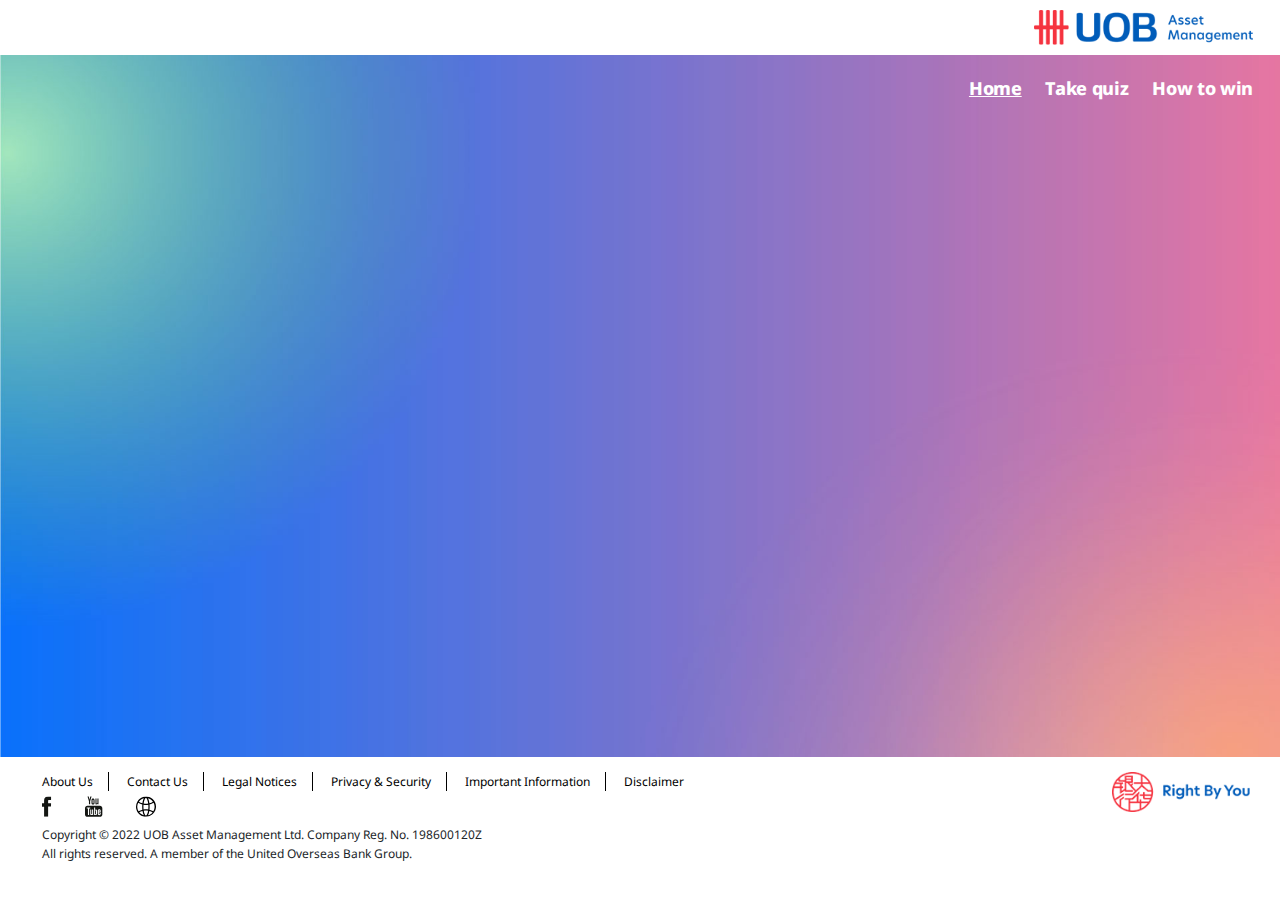
<file: results.html>
<!doctype html>
<html lang="en">
  <head>
    <meta charset="utf-8">
    <meta name="viewport" content="width=device-width, initial-scale=1">
    <meta name="author" content="">

    <link rel="apple-touch-icon" sizes="180x180" href="favicons/apple-touch-icon.png">
    <link rel="icon" type="image/png" sizes="32x32" href="favicons/favicon-32x32.png">
    <link rel="icon" type="image/png" sizes="16x16" href="favicons/favicon-16x16.png">
    <link rel="manifest" href="favicons/site.webmanifest">
    <link rel="mask-icon" href="favicons/safari-pinned-tab.svg" color="#5bbad5">    
            
    
    <title>UOBAM - What type of investor are you?</title>
    <meta property="og:title" content="Take this quiz and learn more your investor persona with UOBAM Invest today." />
    <meta property="og:description" content="The choices we make in our daily lives can tell us a lot about our investor persona. Whether you are a new or savvy investor, there is plenty to discover when you take this UOBAM Invest quiz." />
    <meta property="og:image" content="https://www.uobam.com.sg/rediscoverinvesting/images/social_banner.png" />
    <meta property="og:url" content="https://www.uobam.com.sg/rediscoverinvesting/index.html" />
    <meta name="description" content="The choices we make in our daily lives can tell us a lot about our investor persona. Whether you are a new or savvy investor, there is plenty to discover when you take this UOBAM Invest quiz." />

    
    <!--[+] CSS FILES -->
    
    <!-- Bootstrap core CSS -->
    <link href="css/bootstrap-5.1.3/bootstrap.min.css" rel="stylesheet">
   
    <!-- Custom styles for this template -->
    <link href="css/fonts.css" rel="stylesheet">
    <link href="css/global.css" rel="stylesheet">


    <!--[-] CSS FILES -->

    <link rel="preload" as="fetch" href="json/questions.json">
    <link rel="preload" as="image" href="images/results/Active-Accumulator.png">
    <link rel="preload" as="image" href="images/results/Active-Accumulator-mob.png">
    <link rel="preload" as="image" href="images/results/Friendly-Follower.png">
    <link rel="preload" as="image" href="images/results/Friendly-Follower-mob.png">
    <link rel="preload" as="image" href="images/results/Independent-Individualist.png">
    <link rel="preload" as="image" href="images/results/Independent-Individualist-mob.png">
    <link rel="preload" as="image" href="images/results/Passive-Preserver.png">
    <link rel="preload" as="image" href="images/results/Passive-Preserver-mob.png">
    <link rel="preload" as="image" href="images/results/Ultra-Conservative.png">
    <link rel="preload" as="image" href="images/results/Ultra-Conservative-mob.png">

 
    <script src="//assets.adobedtm.com/4f0de1c2a678946ab5959eeb23f3c13fd6552995/satelliteLib-9e51cc1bf365b7e5714192a400809a2b8dc9ca9b.js"></script>
 
    <!-- Google Tag Manager -->
    <script>(function(w,d,s,l,i){w[l]=w[l]||[];w[l].push({'gtm.start':new Date().getTime(),event:'gtm.js'});var f=d.getElementsByTagName(s)[0],j=d.createElement(s),dl=l!='dataLayer'?'&l='+l:'';j.async=true;j.src='https://www.googletagmanager.com/gtm.js?id='+i+dl;f.parentNode.insertBefore(j,f);})(window,document,'script','dataLayer','GTM-NMGPBKB');</script>
    <!-- End Google Tag Manager -->

  </head>
  <body>
    <!-- Google Tag Manager (noscript) -->
    <noscript><iframe src="https://www.googletagmanager.com/ns.html?id=GTM-NMGPBKB" height="0" width="0" style="display:none;visibility:hidden"></iframe></noscript>
    <!-- End Google Tag Manager (noscript) -->
    

    <div class="container-fluid">
      <header class="">
        <!-- <a href="index.html" class="d-flex align-items-center mb-3 mb-md-0 me-md-auto text-dark text-decoration-none uob-logo">
          <img src="images/uob-logo.png">
        </a> -->

        <div class="d-flex flex-column align-items-end text-end mb-md-0 logo-wrapper">
          <a href="index.html"><img src="images/uob-logo.png" class="uob-logo"></a>
        </div>

        <div class="mob-nav">
          <div id="close" class="trigger-nav">+</div>
        </div>
        
        
        <div class="mob-nav-wrapper">
            <div class="mob-nav-item">
              <a href="index.html" class="item-trigger">Home</a>
            </div>            
            <div class="mob-nav-item">
              <a href="questions.html" class="item-trigger">Take quiz</a>
            </div>
            <div class="mob-nav-item">
              <a href="how-to-win.html" class="item-trigger">How to win</a>
            </div>
            
            <div class="divider"></div>
            <div class="mob-nav-item">
              <a class="item-trigger" href="https://www.uobam.com.sg/about-us/index.page" target="_blank">About Us</a>
            </div>
            <div class="mob-nav-item">
              <a class="item-trigger" href="https://forms.uob.com.sg/eservices/uobam/contact-us.html" target="_blank">Contact Us</a>
            </div>
            <div class="mob-nav-item">
              <a href="https://www.uobgroup.com/uobgroup/important/index.page?TRILIBIS_EMULATOR_UA=Mozilla%2F5.0+%28Windows+NT+6.1%3B+WOW64%3B+rv%3A26.0%29+Gecko%2F20100101+Firefox%2F26.0-2" target="_blank" class="item-trigger">Legal Notices</a>
              <!-- <div class="item-content">
                <button class="btn-default">Read</button>                  
              </div>                 -->
            </div>
            <div class="mob-nav-item">
              <a href="https://www.uobgroup.com/uobgroup/privacy/index.page?TRILIBIS_EMULATOR_UA=Mozilla%2F5.0+%28Windows+NT+6.1%3B+WOW64%3B+rv%3A26.0%29+Gecko%2F20100101+Firefox%2F26.0-2" target="_blank" class="item-trigger">Privacy Policy</a>
              <!-- <div class="item-content">
                <button class="btn-default">Read</button>                  
              </div>                 -->
            </div>
            <div class="mob-nav-item">
              <a href="https://www.uobgroup.com/uobgroup/important/index.page?TRILIBIS_EMULATOR_UA=Mozilla%2F5.0+%28Windows+NT+6.1%3B+WOW64%3B+rv%3A26.0%29+Gecko%2F20100101+Firefox%2F26.0-2" target="_blank" class="item-trigger">Important Information</a>
            </div>
            <div class="mob-nav-item">
              <a href="https://www.uobam.com.sg/disclaimer" target="_blank" class="item-trigger">Disclaimer</a>
              <!-- <div class="item-content">
                <button class="btn-default">Read</button>                  
              </div>                 -->
            </div>
            
            <!-- <div class="mob-nav-item">
              <a href="#" class="item-trigger">Join Our Mailing List</a>
            </div>   -->
            <div class="mob-nav-item">
              <a href="#" class="item-trigger">UOBAM Invest</a>
              <div class="item-content">
                <div class="row mt-3">
                  <div class="col-3 d-flex">
                    <img src="images/uob-icon.png" class="img-fluid" />
                  </div>
                  <div class="col-9 text-start">
                    <div class="row">
                      <div class="col-12 text-white d-flex justify-content-start ps-0">Download UOBAM Invest now</div>
                      <div class="col-6 d-flex justify-content-start ps-0">
                        <a href="https://apps.apple.com/sg/app/UOBAM-Invest-Singapore/id1499037221"><img src="images/donwload-app-store.png" class="img-fluid" /></a>
                      </div>
                      <div class="col-6 d-flex justify-content-start ps-0">
                        <a href="https://play.google.com/store/apps/details?id=com.uobam.uobaminvest"><img src="images/donwload-google-play.png" class="img-fluid" /></a>
                      </div>
                    </div>
                  </div>
                </div>                
              </div>                
            </div>
            <div style="width: 100%; position: absolute; bottom: 0px;">
              <ul class="social-icon-wrapper">
                <li><a href="https://www.facebook.com/uobam" target="_blank"><svg width="10" height="21" viewBox="0 0 10 21" fill="none" xmlns="http://www.w3.org/2000/svg"><g clip-path="url(#clip0_302_1994)"><path d="M2.09 20.8619H6.11999V10.6081H8.92998L9.22998 7.16985H6.11999V5.21674C6.11999 4.40295 6.27999 4.08761 7.04999 4.08761H9.22998V0.51709H6.43999C3.44999 0.51709 2.09 1.85985 2.09 4.43347V7.16985H0V10.6488H2.09V20.8619Z" fill="#ffffff"/></g><defs><clipPath id="clip0_302_1994"><rect width="9.22998" height="20.3448" fill="white" transform="translate(0 0.51709)"/></clipPath></defs></svg></a></li>
                <li><a href="https://www.youtube.com/playlist?list=PLUc9eMJO6adONVGitaO003aOjjoYNJJf5" target="_blank"><svg width="18" height="21" viewBox="0 0 18 21" fill="none" xmlns="http://www.w3.org/2000/svg"><path d="M14.9 9.67236H2.42999C1.09 9.67236 0 10.7812 0 12.1443V18.38C0 19.7431 1.09 20.8518 2.42999 20.8518H14.9C16.24 20.8518 17.33 19.7431 17.33 18.38V12.1443C17.33 10.7812 16.24 9.67236 14.9 9.67236V9.67236ZM4.08999 19.0005H2.95999V12.6122H1.78V11.5237H5.25999V12.6122H4.08999V19.0005ZM8.12998 19.0005H7.11998V18.3901C6.92998 18.6139 6.73998 18.7868 6.53998 18.8987C5.99998 19.2141 5.24999 19.2039 5.24999 18.085V13.4768H6.25998V17.7086C6.25998 17.9324 6.30998 18.085 6.52998 18.085C6.72998 18.085 6.99998 17.8306 7.11998 17.6679V13.4768H8.12998V18.9903V19.0005ZM12.01 17.8612C12.01 18.5427 11.76 19.0717 11.09 19.0717C10.72 19.0717 10.41 18.9394 10.13 18.5834V19.0106H9.10998V11.5339H10.13V13.9448C10.36 13.66 10.67 13.426 11.03 13.426C11.77 13.426 12.01 14.0567 12.01 14.8094V17.8713V17.8612ZM15.74 16.376H13.81V17.4136C13.81 17.8306 13.84 18.1867 14.25 18.1867C14.66 18.1867 14.7 17.8917 14.7 17.4136V17.027H15.74V17.4441C15.74 18.502 15.29 19.1531 14.23 19.1531C13.27 19.1531 12.78 18.441 12.78 17.4441V14.9722C12.78 14.016 13.4 13.3446 14.31 13.3446C15.28 13.3446 15.74 13.9651 15.74 14.9722V16.376Z" fill="#ffffff"/><path d="M11.1999 8.45144C11.5199 8.45144 11.9599 8.2785 12.4199 7.72919V8.37006H13.4799V2.58195H12.4199V6.97643C12.2899 7.13919 11.9999 7.41385 11.7999 7.41385C11.5699 7.41385 11.5199 7.26126 11.5199 7.0273V2.57178H10.46V7.41385C10.46 7.9835 10.63 8.45144 11.1999 8.45144V8.45144Z" fill="#ffffff"/><path d="M6.48999 6.92573C6.48999 7.94297 7.02 8.48211 8.04002 8.48211C8.89004 8.48211 9.56006 7.90229 9.56006 6.92573V4.08763C9.56006 3.18228 8.90004 2.53125 8.04002 2.53125C7.11 2.53125 6.48999 3.16194 6.48999 4.08763V6.92573V6.92573ZM7.58001 4.17918C7.58001 3.86384 7.72002 3.62987 8.02002 3.62987C8.34003 3.62987 8.48003 3.85366 8.48003 4.17918V6.87487C8.48003 7.19022 8.32003 7.42418 8.04002 7.42418C7.76002 7.42418 7.58001 7.18004 7.58001 6.87487V4.17918V4.17918Z" fill="#ffffff"/><path d="M3.96004 8.3702H5.15004V5.18623L6.54004 0.51709H5.33004L4.57004 3.65019L3.74004 0.51709H2.54004L3.96004 5.18623V8.3702Z" fill="#ffffff"/><path d="M14.26 14.311C13.89 14.311 13.8101 14.5755 13.8101 14.9621V15.5216H14.7V14.9621C14.7 14.5857 14.62 14.311 14.26 14.311V14.311Z" fill="#ffffff"/><path d="M10.3399 14.3516C10.2699 14.3923 10.1999 14.4432 10.1299 14.5245V17.9628C10.2099 18.0544 10.2899 18.1154 10.3699 18.1561C10.5299 18.2375 10.7699 18.2476 10.8799 18.0951C10.9398 18.0137 10.9698 17.8916 10.9698 17.7187V14.8704C10.9698 14.6873 10.9298 14.5449 10.8599 14.4432C10.7399 14.2804 10.5099 14.2601 10.3299 14.3516H10.3399Z" fill="#ffffff"/></svg></a></li>
                <li><a href="https://www.uobam.com.sg/index.page" target="_blank"><svg width="20" height="21" viewBox="0 0 20 21" fill="none" xmlns="http://www.w3.org/2000/svg"><g clip-path="url(#clip0_302_1965)"><path d="M18.0892 16.5019C19.1505 15.031 19.7966 13.2982 19.9589 11.4846C20.1238 9.67106 19.7966 7.84635 19.0185 6.20829C18.2377 4.56745 17.0334 3.17175 15.5321 2.17164C14.0309 1.17154 12.2877 0.603228 10.4923 0.525226C8.69683 0.450008 6.91514 0.867881 5.33692 1.73706C3.75869 2.60623 2.44167 3.89328 1.52883 5.46169C1.51509 5.47841 1.49584 5.48955 1.48484 5.50627C1.47109 5.53691 1.45735 5.56755 1.44635 5.5982C0.451022 7.25297 -0.0521398 9.16405 0.00285055 11.1002C0.0578409 13.0363 0.668234 14.914 1.75704 16.5047V16.527C1.75704 16.527 1.78179 16.5492 1.79279 16.566C3.00807 18.335 4.75402 19.661 6.77217 20.3435C8.79031 21.0288 10.9707 21.0344 12.9916 20.3658C15.0125 19.6944 16.7694 18.3823 17.9957 16.6217C18.0232 16.5938 18.0479 16.5632 18.0699 16.5325C18.0699 16.5325 18.0809 16.5158 18.0864 16.5075L18.0892 16.5019ZM17.3441 15.3346C16.137 14.6298 14.8365 14.0977 13.4837 13.7606C13.5882 12.7772 13.6405 11.7911 13.6432 10.8021C13.6432 10.0165 13.6075 9.22812 13.5442 8.45645C14.9767 8.0915 16.3487 7.51205 17.6135 6.7376C18.3036 8.06922 18.6446 9.56242 18.5978 11.0668C18.5511 12.5711 18.1222 14.0392 17.3496 15.3263L17.3441 15.3346V15.3346ZM9.92312 19.5997C9.178 19.5997 8.21841 17.7917 7.73725 14.7552C9.18349 14.51 10.66 14.51 12.1062 14.7552C11.6278 17.7917 10.6682 19.5997 9.92312 19.5997ZM9.92312 13.3149C9.13675 13.3149 8.35314 13.3818 7.57503 13.5071C7.48429 12.6073 7.4403 11.7047 7.4403 10.7993C7.4403 10.0666 7.47054 9.37298 7.52004 8.71274C8.31465 8.84368 9.11751 8.91332 9.92037 8.91332C10.726 8.91332 11.5288 8.84368 12.3207 8.71274C12.3702 9.37019 12.4004 10.0639 12.4004 10.8021C12.4004 11.7075 12.3564 12.6101 12.2657 13.5099C11.4903 13.3818 10.704 13.3177 9.91762 13.3149H9.92312ZM9.92312 2.00449C10.704 2.00449 11.757 4.05486 12.1942 7.46191C11.4436 7.59284 10.6847 7.65692 9.92312 7.6597C9.1615 7.6597 8.40263 7.59006 7.65201 7.46191C8.09194 4.05764 9.14225 2.00449 9.92312 2.00449ZM16.9619 5.67063C15.8566 6.34758 14.6633 6.86017 13.415 7.19447C13.1538 5.21097 12.6699 3.44755 11.977 2.26358C13.9869 2.76224 15.7548 3.97128 16.9619 5.67063V5.67063ZM7.86648 2.26079C7.17085 3.44198 6.68693 5.2054 6.42848 7.1889C5.18019 6.8546 3.9869 6.34201 2.8816 5.66506C4.09139 3.96292 5.85933 2.75667 7.86648 2.26079V2.26079ZM2.23271 6.74038C3.49749 7.51763 4.86675 8.09708 6.302 8.45923C6.23876 9.22812 6.20302 10.0137 6.20302 10.8049C6.20302 11.7939 6.25526 12.7828 6.35699 13.7662C5.00423 14.1005 3.7037 14.627 2.49666 15.3291C1.72405 14.042 1.29512 12.5739 1.24838 11.0695C1.20164 9.5652 1.54258 8.072 2.23271 6.74038V6.74038ZM3.20879 16.371C4.25086 15.772 5.36441 15.3179 6.52196 15.017C6.79691 16.7526 7.24508 18.2848 7.86922 19.3434C6.03804 18.8921 4.40208 17.8502 3.20604 16.3737L3.20879 16.371ZM11.977 19.349C12.5984 18.2876 13.0521 16.761 13.3243 15.0226C14.4818 15.3235 15.5981 15.7804 16.6374 16.3765C15.4441 17.853 13.8082 18.8949 11.977 19.3462V19.349Z" fill="#ffffff"/></g><defs><clipPath id="clip0_302_1965"><rect width="20" height="20.3448" fill="white" transform="translate(0 0.51709)"/></clipPath></defs></svg></a></li>
              </ul>   
              <div style="background-color: #ffffff; padding: 15px;">
                <img src="images/right-by-you.png" height="45">
              </div>
            </div>
        </div>
      </header>
    </div>
    <main>
      <div class="container-fluid">
        <div class="d-none d-lg-block">
          <div class="d-flex align-items-end flex-column">
            <ul class="nav-menu">
              <li><a href="index.html" class="active">Home</a></li>
              <li><a href="questions.html">Take quiz</a></li>
              <li><a href="how-to-win.html">How to win</a></li>
            </ul>            
          </div>
        </div>
          <div class="main-wrapper result-main-wrapper d-flex align-items-center">
            <div class="row d-flex justify-content-center align-items-center">
              <div class="col-12 col-lg-6 masthead-wrapper text-center">
                
                <picture class="result_kv dynamic-image">
                    
                </picture>                  

              </div>
              <div class="col-12 col-lg-4 align-self-center">
                <div class="results-description-wrapper hide">
                    <h4 class="dynamic-type-name"></h4>
                    <p class="dynamic-description"></p>

                    <div class="send-report-wrapper">
                        <a href="#" target="_blank" class="btn-medium btn-send-report">Send me my detailed report</a>
                    </div>

                    <div class="share-wrapper">
                        Share with friends
                        <ul class="social-icon-wrapper">
                            <li><a href="https://www.facebook.com/sharer/sharer.php?u=http%3A//www.uobam.com.sg%2Frediscoverinvesting%2Findex.html" target="_blank"><svg width="15" height="26" viewBox="0 0 15 26" fill="none" xmlns="http://www.w3.org/2000/svg"><g clip-path="url(#clip0_302_1994)"><path d="M2.09 20.8619H6.11999V10.6081H8.92998L9.22998 7.16985H6.11999V5.21674C6.11999 4.40295 6.27999 4.08761 7.04999 4.08761H9.22998V0.51709H6.43999C3.44999 0.51709 2.09 1.85985 2.09 4.43347V7.16985H0V10.6488H2.09V20.8619Z" fill="#005CB9"/></g><defs><clipPath id="clip0_302_1994"><rect width="9.22998" height="20.3448" fill="white" transform="translate(0 0.51709)"/></clipPath></defs></svg></a></li>
                            <li><a href="https://xn--r1a.link/share/url?url=http%3A%2F%2Fwww.uobam.com.sg%2Frediscoverinvesting%2Findex.html" target="_blank"><svg width="29" height="28" viewBox="0 0 29 28" fill="none" xmlns="http://www.w3.org/2000/svg"><path d="M28.9675 2.74388L23.8629 24.3091C23.6245 25.3292 22.5166 25.8464 21.6051 25.3723L15.1402 21.9529L12.0831 27.0676C11.2557 28.4613 9.15212 27.8578 9.15212 26.22V20.5162C9.15212 20.0708 9.33443 19.6541 9.64295 19.3524L22.2221 7.03969C22.2221 6.88165 22.0538 6.75235 21.8855 6.86729L6.86627 17.5709L1.81778 14.8986C0.639794 14.2664 0.681865 12.5136 1.90192 11.9677L26.7938 0.876141C27.9858 0.344553 29.262 1.43646 28.9534 2.74388H28.9675Z" fill="#005CB9"/></svg></a></li>
                            <li><a href="whatsapp://send?text=http%3A//www.uobam.com.sg%2Frediscoverinvesting%2Findex.html" target="_blank"><svg width="26" height="29" viewBox="0 0 26 29" fill="none" xmlns="http://www.w3.org/2000/svg"><g clip-path="url(#clip0_732_2865)"><path fill-rule="evenodd" clip-rule="evenodd" d="M25.6359 14.0526C25.4676 6.66393 19.9063 0.738647 13.0738 0.738647C6.24139 0.738647 0.801588 6.53089 0.51184 13.7968C0.51184 14.0015 0.502493 14.1959 0.502493 14.4006C0.502493 16.9795 1.16611 19.3946 2.30641 21.4516L0.0351562 28.7788L6.99847 26.3535C8.80239 27.4382 10.868 28.0523 13.0738 28.0523C20.0185 28.0523 25.6452 21.9325 25.6452 14.3903C25.6452 14.2778 25.6452 14.155 25.6452 14.0424L25.6359 14.0526ZM13.0738 25.8827C10.9241 25.8827 8.93325 25.1868 7.26018 23.9793L3.2037 25.4017L4.52159 21.1343C3.25978 19.2411 2.51204 16.918 2.51204 14.4006C2.51204 14.0219 2.53073 13.6535 2.56812 13.2851C3.07284 7.47239 7.58732 2.91842 13.0738 2.91842C18.5604 2.91842 23.187 7.59519 23.6076 13.5102C23.6357 13.807 23.645 14.1038 23.645 14.4108C23.645 20.7454 18.8969 25.893 13.0738 25.893V25.8827Z" fill="#005CB9"/><path fill-rule="evenodd" clip-rule="evenodd" d="M18.8314 17.1535C18.523 16.9897 17.0088 16.171 16.7284 16.0687C16.448 15.9561 16.2424 15.905 16.0368 16.2325C15.8311 16.5702 15.2329 17.3172 15.0553 17.5424C14.8684 17.7675 14.7002 17.7982 14.3824 17.6242C14.0739 17.4605 13.0832 17.1125 11.9055 15.9664C10.9895 15.0863 10.3726 13.9913 10.195 13.6536C10.0175 13.3159 10.1764 13.1419 10.3259 12.9679C10.4661 12.8144 10.6343 12.579 10.7932 12.3846C10.8306 12.3232 10.868 12.272 10.9054 12.2209C10.9802 12.0981 11.0269 11.9855 11.1017 11.8217C11.2045 11.5966 11.1578 11.4022 11.0736 11.2384C10.9989 11.0747 10.382 9.41684 10.1203 8.75165C9.86791 8.08647 9.6062 8.19904 9.42861 8.19904C9.25103 8.19904 9.0454 8.16833 8.83977 8.16833C8.63414 8.16833 8.29766 8.2502 8.01726 8.58791C7.73686 8.92562 6.94238 9.73408 6.94238 11.3817C6.94238 11.7706 7.00781 12.1595 7.10128 12.5176C7.40972 13.6945 8.08268 14.6667 8.20419 14.8407C8.35374 15.0556 10.3352 18.5555 13.4664 19.8961C16.6069 21.2265 16.6069 20.7864 17.1677 20.725C17.7285 20.6739 18.9903 19.9166 19.2427 19.1286C19.5044 18.3508 19.5044 17.6754 19.4296 17.5321C19.3548 17.3991 19.1492 17.3172 18.8408 17.1432L18.8314 17.1535Z" fill="#005CB9"/></g><defs><clipPath id="clip0_732_2865"><rect width="25.6101" height="28.0402" fill="white" transform="translate(0.0351562 0.738647)"/></clipPath></defs></svg></a></li>
                        </ul>                         
                    </div>
                </div>
                
              </div>
            </div>
          </div>

      </div>
    </main>

    <div class="container-fluid">    
      <footer class="d-none d-lg-block">
          <div class="row">
            <div class="col-12 col-lg-10">
              <ul>
                <li><a href="https://www.uobam.com.sg/about-us/index.page" target="_blank">About Us</a></li>
                <li><a href="https://forms.uob.com.sg/eservices/uobam/contact-us.html" target="_blank">Contact Us</a></li>
                <li><a href="https://www.uobgroup.com/uobgroup/important/index.page?TRILIBIS_EMULATOR_UA=Mozilla%2F5.0+%28Windows+NT+6.1%3B+WOW64%3B+rv%3A26.0%29+Gecko%2F20100101+Firefox%2F26.0-2" target="_blank">Legal Notices</a></li>
                <li><a href="https://www.uobgroup.com/uobgroup/privacy/index.page?TRILIBIS_EMULATOR_UA=Mozilla%2F5.0+%28Windows+NT+6.1%3B+WOW64%3B+rv%3A26.0%29+Gecko%2F20100101+Firefox%2F26.0-2" target="_blank">Privacy & Security</a></li>
                <li><a href="https://www.uobgroup.com/uobgroup/important/index.page?TRILIBIS_EMULATOR_UA=Mozilla%2F5.0+%28Windows+NT+6.1%3B+WOW64%3B+rv%3A26.0%29+Gecko%2F20100101+Firefox%2F26.0-2" target="_blank">Important Information</a></li>
                <li><a href="https://www.uobam.com.sg/disclaimer" target="_blank">Disclaimer</a></li>
              </ul>
              <ul class="social-icon-wrapper mb-2">
                <li><a href="https://www.facebook.com/uobam" target="_blank"><img src="images/icons/icon-facebook.svg" /></a></li>
                <li><a href="https://www.youtube.com/playlist?list=PLUc9eMJO6adONVGitaO003aOjjoYNJJf5" target="_blank"><img src="images/icons/icon-youtube.svg" /></a></li>
                <li><a href="https://www.uobam.com.sg/index.page" target="_blank"><img src="images/icons/icon-web.svg" /></a></li>
              </ul>            
              <p>Copyright © 2022 UOB Asset Management Ltd. Company Reg. No. 198600120Z</p>
              <p>All rights reserved. A member of the United Overseas Bank Group.</p>            
            </div>
            <div class="col-12 col-lg-2 text-end right-desktop-spacer">
              <div class="text-end mb-2 right-desktop-spacer">
                <img src="images/right-by-you.png" class="right-by-you">
              </div>

            </div>          
          </div>
      </footer>
    </div>

  <!--[+] JS FILES -->
    <script src="https://code.jquery.com/jquery-3.6.0.js" integrity="sha256-H+K7U5CnXl1h5ywQfKtSj8PCmoN9aaq30gDh27Xc0jk=" crossorigin="anonymous"></script>
    <script src="js/bootstrap-5.1.3/bootstrap.bundle.min.js"></script>

    <script src="js/global.js"></script>   
  <!--[-] JS FILES -->
  <script>


    $( function() {
      var total_score = sessionStorage.getItem('total_score');
      if(total_score > 0){
        getTypeOfInvestor(total_score);
      }
      else{
        window.location.replace("index.html");
      }
    });
  </script>
  <script type="text/javascript">_satellite.pageBottom();</script>
  </body>
</html>
</file>
<file: css/fonts.css>
@font-face {
    font-family: 'Noto Sans';
    font-style: normal;
    font-weight: 300;
    font-display: swap;
    src: url(../fonts/Noto_Sans/NotoSans-Light.ttf) format('truetype');
  }
  @font-face {
    font-family: 'Noto Sans';
    font-style: normal;
    font-weight: 400;
    font-display: swap;
    src: url(../fonts/Noto_Sans/NotoSans-Regular.ttf) format('truetype');
  }
  @font-face {
    font-family: 'Noto Sans';
    font-style: normal;
    font-weight: 800;
    font-display: swap;
    src: url(../fonts/Noto_Sans/NotoSans-ExtraBold.ttf) format('truetype');
  }
  
 @font-face {
    font-family: 'Noto Sans';
    font-style: italic;
    font-weight: 300;
    font-display: swap;
    src: url(../fonts/Noto_Sans/NotoSans-LightItalic.ttf) format('truetype');
  }
  @font-face {
    font-family: 'Noto Sans';
    font-style: italic;
    font-weight: 400;
    font-display: swap;
    src: url(../fonts/Noto_Sans/NotoSans-Italic.ttf) format('truetype');
  }
  @font-face {
    font-family: 'Noto Sans';
    font-style: italic;
    font-weight: 800;
    font-display: swap;
    src: url(../fonts/Noto_Sans/NotoSans-ExtraBoldItalic.ttf) format('truetype');
  }
</file>
<file: css/global.css>
body{
  font-family: 'Noto Sans', sans-serif;
  width: 100%;
  cursor: url(../images/cursor.svg), auto !important;
}

a{
  cursor: url(../images/cursor.svg), auto !important;
}

main{
  background: url('../images/bg.png');  
  background-repeat: no-repeat;
  background-size: cover;
  width: 100%;
  color: #ffffff;
  padding-top: 20px;

}
.hide{
  display: none !important;
}
header{
    /* justify-content: center;
    flex-wrap: wrap;
    display: flex; */
    padding: 10px 15px;
}

.uob-logo{
  /* height: 50px; */
}

.right-by-you{
  /* height: 45px; */
}

.container-fluid{
    max-width: 1800px;
}

.main-wrapper{
  padding: 15px 50px 0;  
  height: calc(100vh - 250px);
  min-height: 680px;
}

.content-wrapper{
  padding: 30px 0px;
}


.content-wrapper h5{
  font-weight: bold;
  font-size: 16px;
}

.content-wrapper p{
  margin-top: 15px;
  font-size: 16px;
}


.headline-text{
  font-style: normal;
  font-weight: 400;
  font-size: 20px;
  line-height: 31px;
  letter-spacing: -0.02em;
  
}

.masthead-responsive{
  max-width: 55%;
}

.nav-menu{
  list-style: none;
  padding-left: 0;
  margin-bottom: 5px;
  font-weight: 300;
  font-family: 'Noto Sans', sans-serif;
  margin-right: 15px;
  letter-spacing: -0.02em;
  z-index: 99999;
}

.nav-menu li{
  display: inline-block;
  padding: 0 10px;
  border-right: 0;
}
.nav-menu li:first-child{
  padding-left: 0px;
}
.nav-menu li:last-child{
  padding-right: 0px;
  border-right:0;
}

.nav-menu li a{
  font-size: 18px;
  color: #ffffff;
  text-decoration: none;
  font-weight: 700;
}
.nav-menu li a.active, .nav-menu li a:hover{
  text-decoration: underline;
}

.cta-wrapper{
  margin-top: 40px;
}

.caption-text{
  font-style: normal;
  font-weight: 400;
  font-size: 25px;
  line-height: 34px;
  letter-spacing: -0.02em;  
}

.btn-default{
  background: transparent;
  border: 4px solid #FFFFFF;
  border-radius: 15px;
  height: 100px;
  width: 320px;
  font-weight: 700;
  font-size: 35px;
  line-height: 48px;
  text-align: center;
  letter-spacing: -0.02em;
  color: #FFFFFF;
}

a.btn-default {
  background: transparent;
  border: 4px solid #FFFFFF;
  border-radius: 15px;
  height: auto;
  padding: 25px 0px;
  width: 230px;
  max-width: 100%;
  font-weight: 700;
  font-size: 22px;
  line-height: 0px;
  text-align: center;
  letter-spacing: -0.02em;
  color: #FFFFFF;
  display: block;
  text-decoration: none;
}

.btn-start{
  display: inline-block !important;
  margin: 0 15px;
  
}

.btn-default:hover{
  background: #ffffff;
  border: 4px solid #005CB9;
  color: #005CB9;
}

footer{
  background: #ffffff; 
  padding: 15px 30px 0;
  font-style: normal;
  font-weight: 400;
  font-size: 14px;
  line-height: 19px;
}
footer p{
  margin: 0;
}
footer ul{
  list-style: none;
  padding-left: 0;
  margin-bottom: 5px;
}
footer ul li{
  display: inline-block;
  padding: 0 15px;
  border-right: 1px solid #000000;
}
footer ul li:first-child{
  padding-left: 0px;
}
footer ul li:last-child{
  padding-right: 0px;
  border-right:0;
}
footer ul.social-icon-wrapper li{
  border-right: 0;
}

footer a{
  color: #000000;
  text-decoration: none;
}

footer a:hover{
  color: #000000;
  text-decoration: underline;
}


.text-question{
  font-style: normal;
  font-weight: 700;
  font-size: 24px;
  line-height: 30px;
  letter-spacing: -0.02em;
  color: #FFFFFF;  
}

.questions-answers-selection{
  list-style: none;
  padding-left: 0;
}

.questions-answers-selection li{
  margin-bottom: 20px;
}

.questions-answers-selection li .form-check-input[type=radio]{
  cursor: url(../images/cursor.svg), auto !important;
  width: 20px;
  height: 20px;
  margin-top: 8px;
  background-color: transparent;
  border: 1px solid #ffffff;
}

.questions-answers-selection li .form-check-input:checked[type=radio]{
  border-color: #ffffff;
}

.questions-answers-selection li label{
  cursor: url(../images/cursor.svg), auto !important;
  font-style: normal;
  font-weight: 400;
  font-size: 20px;
  line-height: 24px;
  letter-spacing: -0.02em;
  color: #FFFFFF;
  margin-left: 15px;
}

.question-item{
  display: none;
  transition: all 1s linear;

}

.question-item.active{
  display: block;
}

.form-check-input, .form-check-label {
  cursor: pointer;
}

.results-description-wrapper{
  background-color: #ffffff;
  padding: 35px 35px;
  color: #000000;
  border-radius: 40px;
}

.results-description-wrapper h4{
  font-size: 31px;
  color: #005CB9;
}

.results-description-wrapper ul{
  list-style: none;
  padding-left: 0;
  margin: 15px 0px;
}
.results-description-wrapper ul li{
  display: inline-block;
  padding: 0 15px;
}
.results-description-wrapper ul li:first-child{
  padding-left: 0px;
}
.results-description-wrapper ul li:last-child{
  padding-right: 0px;
  border-right:0;
}
.results-description-wrapper ul.social-icon-wrapper li{
  border-right: 0;
}

.button-wrapper{
  margin-top: 15px;
}

a.link-button{
  color: #ffffff;
  text-decoration: none;
  font-size: 20px;
}
a.link-button .icon-link{
margin-bottom: 4px;
}

.trigger-back .icon-link{
  margin-right: 5px;
}

.trigger-next .icon-link{
  margin-left: 5px;
}


a.link-button:hover{
  color: #ffffff;
  text-decoration: underline;
}

a.btn-medium{
  background: #005CB9;
  border: 4px solid #FFFFFF;
  border-radius: 15px;
  height: auto;
  padding: 28px 0px;
  width: 291px;
  font-weight: 700;
  font-size: 18px;
  line-height: 0px;
  text-align: center;
  letter-spacing: -0.02em;
  color: #FFFFFF;
  display: block;
  text-decoration: none;
}

.menu-item-text{
  color: #ffffff;
  font-size: 16px;
  font-weight: 300;
}

.txt-mailing-list{
  width: 100%;
  border: 0px;
  background: transparent;
  border-bottom: 2px solid #ffffff;
  color: #ffffff;
  line-height: 33px;
  border-color: #ffffff;
  font-weight: 300;
}

.txt-mailing-list::placeholder { /* Chrome, Firefox, Opera, Safari 10.1+ */
  color: #ffffff;
  opacity: 1; /* Firefox */
  font-weight: 300;
}

.txt-mailing-list:-ms-input-placeholder { /* Internet Explorer 10-11 */
  color: #ffffff;
  font-weight: 300;
}

.txt-mailing-list::-ms-input-placeholder { /* Microsoft Edge */
  color: #ffffff;
  font-weight: 300;
}

.right-desktop-spacer{
  padding-right: 0px;
}


.dynamic-description{
  margin-top: 15px;
}

.send-report-wrapper{
  margin-top: 15px;
}


.share-wrapper{
  margin-top: 15px;
}


.table-app td{
  padding: 10px;
}

.how-to-win-header{
  margin-top: 25px;
}

.how-to-win-header .header-copy{
  font-size: 20px;
  text-align: center;
  width: 80%;
  margin: 0 auto;
}

.text-nowrap{
  white-space: nowrap;
}

.how-to-win-wrapper{
  background-color: #ffffff;
  border-radius: 50px;
  width: 100%;
  min-height: 550px;
  padding: 35px;
  color: #000000;
  margin-bottom: 25px;
}
.draw-wrapper{
  margin-bottom: 55px;
}
.draw-item{
  font-size: 22px;
  margin-top: 10px;
}

.bordered-box{
  border: 1px solid #005CB9;
  min-height: 50px;
  border-radius: 10px;
  padding: 15px;
  font-size: 20px;
  margin: 10px 25px;
}


.how-to-win-wrapper h4{
  color: #005CB9;
  font-weight: 700;
  margin-bottom: 15px;
}

.how-to-wrapper{
  position: relative;
}
.how-to-wrapper ol{
  display: block;
  padding: 0 0 0 35px;
  list-style: none;
}
.how-to-wrapper ol li{
  margin-bottom: 15px;
  font-size: 20px;
}
.how-to-wrapper ol li span {
  float: left;
  position: absolute;
  left: 0px;
  font: bold 18px sans-serif;
  text-align: center;
  color: #fff;
  line-height: 28px;
  width: 28px; 
  height: 28px;
  background-color: #005CB9;
  border-radius: 50px;
}

.table-tasks{
  margin-top: 15px;
}

.table-tasks .odd{
  background-color: #DDD6FF;
  padding: 10px;
}
.table-tasks .even{
  background-color: #FFE1CC;
  padding: 10px;
}

.table-tasks thead{
  border-bottom: 2px solid #005CB9;
}

.table-tasks td.lined{
  border-bottom: 1px solid #005CB9;
}

.table-tasks thead th{
  padding-bottom: 15px;
  font-weight: 400;
}

.table-tasks td{
  padding: 10px 0px 0px;
  vertical-align: top;
}


.table-tasks td ul li {
  list-style-type: disc;
}

.how-to-wrapper .fresh-fund-wrapper ul li{
  margin-bottom: 0px;
  font-size: 18px;
}

.table-invested{
  width: 70%;
}

.table-invested th{
  background-color: #7872f0;
  color: #ffffff;
  font-weight: 500;
  padding: 5px 0px;
  font-size: 18px;
}

.table-invested td{
  background-color: #e4deff;
  color: #7872f0;
  font-weight: 500;
  padding: 5px 0px;
  font-size: 18px;
  line-height: 18px;
}

.draw-label{
  color: #005CB9;
  font-weight: 700;
}

@media (max-width: 1361px) {
  .right-desktop-spacer{
    padding-right: 0px;
  } 
}
@media (max-width: 1500px) {
  .main-wrapper{
    padding: 0px 0px 0px;  
    min-height: 600px;
  }

  .headline-text{
    font-size: 20px;
    line-height: 31px;
  }
  .caption-text{
    font-size: 20px;
    line-height: 29px;
  }
  .text-question {
      font-size: 21px;
      line-height: 31px;
  }

  .questions-answers-selection li label {
      font-size: 16px;
      line-height: 33px;
  }  
  .questions-answers-selection li {
      margin-bottom: 10px;
  }  

}

.mob-nav{
  display: none;
}
.mob-nav-wrapper{
  display: none;
}
.mob-nav-item .item-content{
  display: none;
}

.question-icon img{
  width: 65%;
}

@media (max-width: 990px) {
  
  .table-app td{
    padding: 5px;
  }

  .mob-margin-center{
    margin: 0 auto;
  }
  
  header{
    position: relative;
  }

  .question-icon img{
    width: auto;
  }

  .logo-wrapper{
    text-align: left !important;
    align-items: flex-start!important;
    
  }

  .logo-wrapper img{
    max-width: 280px;
    height: auto;
  }
  
  .mob-nav{
    display:inline-block;
    position: absolute;
    top:10px;
    right:5px;
  }
  .mob-nav-wrapper{
    
  }
  .mob-nav .trigger-nav{
    color: #005CB9;
    font-size: 50px;
    text-decoration: none;
    line-height: 40px;
    cursor: pointer;
  }
  
  .mob-nav .trigger-nav.active{
    transform: rotate(45deg);
    cursor: pointer;
  }

  .mob-nav-wrapper.active{
    display: block;
    position: absolute;
    top: 65px;
    width: 100%;
    text-align: center;
    margin-left: -15px;
    height: calc(100vh - 60px);
    padding: 40px 0;
    background: url(../images/bg-mob.png);
    background-repeat: no-repeat;
    background-size: cover;
    overflow-y: scroll;
    z-index: 999;
  }

  .mob-nav-item{
    text-align: center;
    margin-bottom: 15px;
  }
  .mob-nav-item .item-trigger{
    font-weight: 300;
    font-size: 31px;
    line-height: 42px;
    text-align: center;
    letter-spacing: -0.02em;
    color: #ffffff;
    text-decoration: none;
  }
  .mob-nav-item .item-content.active{
    display: block;
  }

  .mob-nav-wrapper .divider{
    border: 1px solid #ffffff;
    width: 100px;
    margin: 30px auto;
  }

  .mob-nav-wrapper ul{
    list-style: none;
    padding-left: 0;
    margin: 35px 0px 25px;
  }
  .mob-nav-wrapper ul li{
    display: inline-block;
    padding: 0 15px;
  }
  .mob-nav-wrapper ul li:first-child{
    padding-left: 0px;
  }
  .mob-nav-wrapper ul li:last-child{
    padding-right: 0px;
    border-right:0;
  }
  .mob-nav-wrapper ul.social-icon-wrapper li{
    border-right: 0;
  }
  .mob-nav-wrapper .btn-default {
    height: 60px;
    width: 200px;
    font-weight: 700;
    font-size: 24px;
    line-height: 0px;
  }


  .main-wrapper{
    padding: 25px 0px 0px;  
    height: auto;
    min-height: calc(100vh - 90px);
  }
  .kv-wrapper{
    text-align: center;
  }

  .headline-text{
    text-align: center;
  }

  .cta-wrapper{
    /* padding: 0 94px 0 0;
    background-image: url('../images/ipad icon.svg');
    background-repeat: no-repeat;
    background-position-x: 100%; */
    text-align: center;
  }
  a.btn-default {
    width: 320px;
    font-weight: 700;
    font-size: 35px;
    margin: 0 auto;
  }


  .btn-wide, a.btn-wide {
    background: transparent;
    border: 2px solid #FFFFFF;
    border-radius: 10px;
    height: auto;
    padding: 25px 0px;
    width: 100%;
    max-width: 100%;
    font-weight: 400;
    font-size: 17px;
    line-height: 0px;
    text-align: center;
    letter-spacing: -0.02em;
    color: #FFFFFF;
    display: block;
    text-decoration: none;
  }  
    
  .btn-start{
    display: block !important;
    margin: 15px 15px;
  }

  .how-to-win-header .header-copy {
      font-size: 18px;
      text-align: center;
      width: 100%;
      margin: 0 auto 35px;
  }

  .how-to-win-wrapper {
      background-color: #ffffff;
      border-radius: 25px;
      padding: 20px;
      margin-bottom: 25px;
  } 

  .draw-item {
      font-size: 20px;
      margin-top: 10px;
  }  

  .table-tasks-wrapper{
    margin-left: -25px;
  }

  .bordered-box {
      padding: 15px;
      font-size: 18px;
      margin: 10px 25px;
  }  

  .how-to-wrapper ol li {
      /* margin-bottom: 15px; */
      font-size: 18px;
  }  

  .table-invested{
    width: 100%;
  }
  
  .table-invested th{
    padding: 5px 0px;
    font-size: 14px;
  }
  
  .table-invested td{
    padding: 5px 0px;
    font-size: 14px;
    line-height: 14px;
  }

  
}

@media (max-width: 1440px) and (max-height: 975px){
  .content-wrapper p {
      margin-top: 15px;
      font-size: 14px;
  }  
  
  hr {
    margin: 0.2rem 0;
  }
  .masthead-responsive{
    max-width: 55%;
  }
  .uob-logo {
      height: 35px;
  }  
  .right-by-you {
    height: 40px;
  }  
  .headline-text {
      font-size: 18px;
      line-height: 22px;
  }

  a.btn-default {
      padding: 21px 0px;
      font-size: 18px;
      line-height: 0px;
      width: 220px;
  } 

  .questions-answers-selection li {
    margin-bottom: 5px;
  }  

  .questions-answers-selection li label {
      font-size: 14px;
      line-height: 18px;
  }
  .questions-answers-selection li .form-check-input[type=radio] {
      width: 16px;
      height: 16px;
      margin-top: 6px;
  } 

  .text-question {
    font-size: 18px;
    line-height: 22px;
  }  
  .main-wrapper {
      padding: 0px 0px 0px;
      min-height: 590px;
  }
  
  .result-main-wrapper{
    min-height: 535px;
  }

  a.link-button {
      color: #ffffff;
      text-decoration: none;
      font-size: 16px;
  }  

  .results-description-wrapper h4 {
      font-size: 22px;
      color: #005CB9;
  }  

  .dynamic-description {
      margin-top: 15px;
      font-size: 14px;
  }  
  a.btn-medium {
    padding: 25px 0px;
    width: 250px;
    font-weight: 700;
    font-size: 14px;
  }  
  footer {
      font-size: 12px;
      line-height: 19px;
  }  

  .draw-item {
      font-size: 18px;
      margin-top: 10px;
  }
  .bordered-box {
      font-size: 18px;
  }  
  
  .how-to-wrapper ol li {
      margin-bottom: 15px;
      font-size: 16px;
  } 

  .how-to-wrapper .fresh-fund-wrapper ul li {
      margin-bottom: 0px;
      font-size: 14px;
  }  

  .table-invested th {
      font-size: 14px;
  } 

  .table-invested td {
    font-size: 14px;
  }    
}


@media (max-width: 650px) {
  .masthead-responsive{
    max-width: 80%;
  }
  main{
    min-height: calc(100vh - 70px);
    height: auto;
  }
  header{
    /* justify-content: start;
    flex-wrap: wrap;
    display: flex; */
  }
  .results-description-wrapper{
    text-align: center;
  }
  .results-description-wrapper .btn-medium{
    margin: 0 auto;
  }
  .results-description-wrapper h4{
    text-align: center;
  }

  .logo-wrapper{
    text-align: left !important;
    align-items: flex-start!important;
    max-width: 260px;
  }

  .logo-wrapper img{
    max-width: 260px;
  }

  .uob-logo img{
    height: 40px;
  }

  .main-wrapper{
    height: auto;
    padding-bottom: 35px;
  }
  .homepage-wrapper{
      background: url('../images/bg-homepage-mob.png');  
      background-repeat: no-repeat;
      background-size: cover;
      min-height: 667px;
      
  }
  .content-wrapper {
      padding: 50px 30px;
  }
  .headline-text{
    font-style: normal;
    font-weight: 400;
    font-size: 20px;
    line-height: 27px;
    text-align: center;
    letter-spacing: -0.02em;    
  }
  .cta-wrapper{
    /* padding: 0 94px 0 0;
    background-image: url('../images/ipad icon.svg');
    background-repeat: no-repeat;
    background-position-x: 100%; */
    font-style: normal;
    font-weight: 400;
    font-size: 20px;
    line-height: 27px;
    text-align: center;
    letter-spacing: -0.02em;    
  }

  .btn-default {
      margin-top: 35px;
      height: 75px;
      width: 250px;
      font-weight: 700;
      font-size: 22px;
      line-height: 40px;
  }  
  .mob-nav-wrapper .divider {
    margin: 20px auto;
  }
  .mob-nav-item .item-trigger {
      font-weight: 300;
      font-size: 19px;
      line-height: 20px;
      text-align: center;
      letter-spacing: -0.02em;
      color: #ffffff;
      text-decoration: none;
  }
  
  .mob-nav-item .item-trigger.active{
    font-weight: 700;
  }

  .mob-nav-item .item-content.active{
    padding: 0 15px;
  
  }
  .mob-nav-wrapper.active{
    height: calc(100vh - 80px);
    min-height: 670px;
  }

  .text-question{
    font-style: normal;
    font-weight: 700;
    font-size: 20px;
    line-height: 28px;
    letter-spacing: -0.02em;
    color: #FFFFFF;  
  }
  
  .questions-answers-selection li{
    margin-bottom: 20px;
  }

  .questions-answers-selection li label{
    font-size: 18px;
    line-height: 24px;
  }
  


}
@media (max-width: 400px) {
  .headline-text {
      font-weight: 400;
      font-size: 18px;
      line-height: 22px;
  }
  .content-wrapper {
      padding: 30px 20px;
  }  
}



/* [+] CUSTOM SCROLL BAR */

/* width */
.slim-scroll::-webkit-scrollbar {
  width: 5px;
}

/* Track */
.slim-scroll::-webkit-scrollbar-track {
  background: #f1f1f1; 
}
 
/* Handle */
.slim-scroll::-webkit-scrollbar-thumb {
  background: #888; 
}

/* Handle on hover */
.slim-scroll::-webkit-scrollbar-thumb:hover {
  background: #555; 
}

/* [-] CUSTOM SCROLL BAR */

.arrow-down-wrapper{
    position: absolute;
    top: calc(100vh - 50px);
    width: 100%;
    text-align: center; 
    cursor: pointer;
    margin-left: -15px;
}
.chevron::before {
	border-style: solid;
	border-width: 0.15em 0.15em 0 0;
	content: '';
	display: inline-block;
	height: 0.45em;
	left: 0.15em;
	position: relative;
	top: 0.15em;
	transform: rotate(-45deg);
	vertical-align: top;
	width: 0.45em;
    top: 0;
	transform: rotate(135deg);
    font-size: 55px;
    color: #4ab6c2;
}


.bounce {
  animation: bounce 2s infinite;
}

@keyframes bounce {
  0%, 20%, 50%, 80%, 100% {
    transform: translateY(0);
  }
  40% {
    transform: translateY(-30px);
  }
  60% {
    transform: translateY(-15px);
  }
}

.disabled-link{
    cursor: default;
    pointer-events: none;        
    text-decoration: none;
    background-color: #d1d1d1 !important;    
    border: 1px solid #d1d1d1 !important;
    color: #ffffff  !important;
}


/* [+] CUSTOM CURSOR */
.cursors {
  display: flex;
  justify-content: flex-start;
  align-items: stretch;
  height: 100vh;
}

.cursors > div {
  display: flex;
  justify-content: center;
  align-items: center;
  flex-grow: 1;
  box-sizing: border-box;
  padding: 10px 2px;
  text-align: center;
}
.cursors > div:nth-child(odd) {
  background: #eee;
}
.cursors > div:hover {
  opacity: 0.25;
}
/* [-] CUSTOM CURSOR */
</file>
